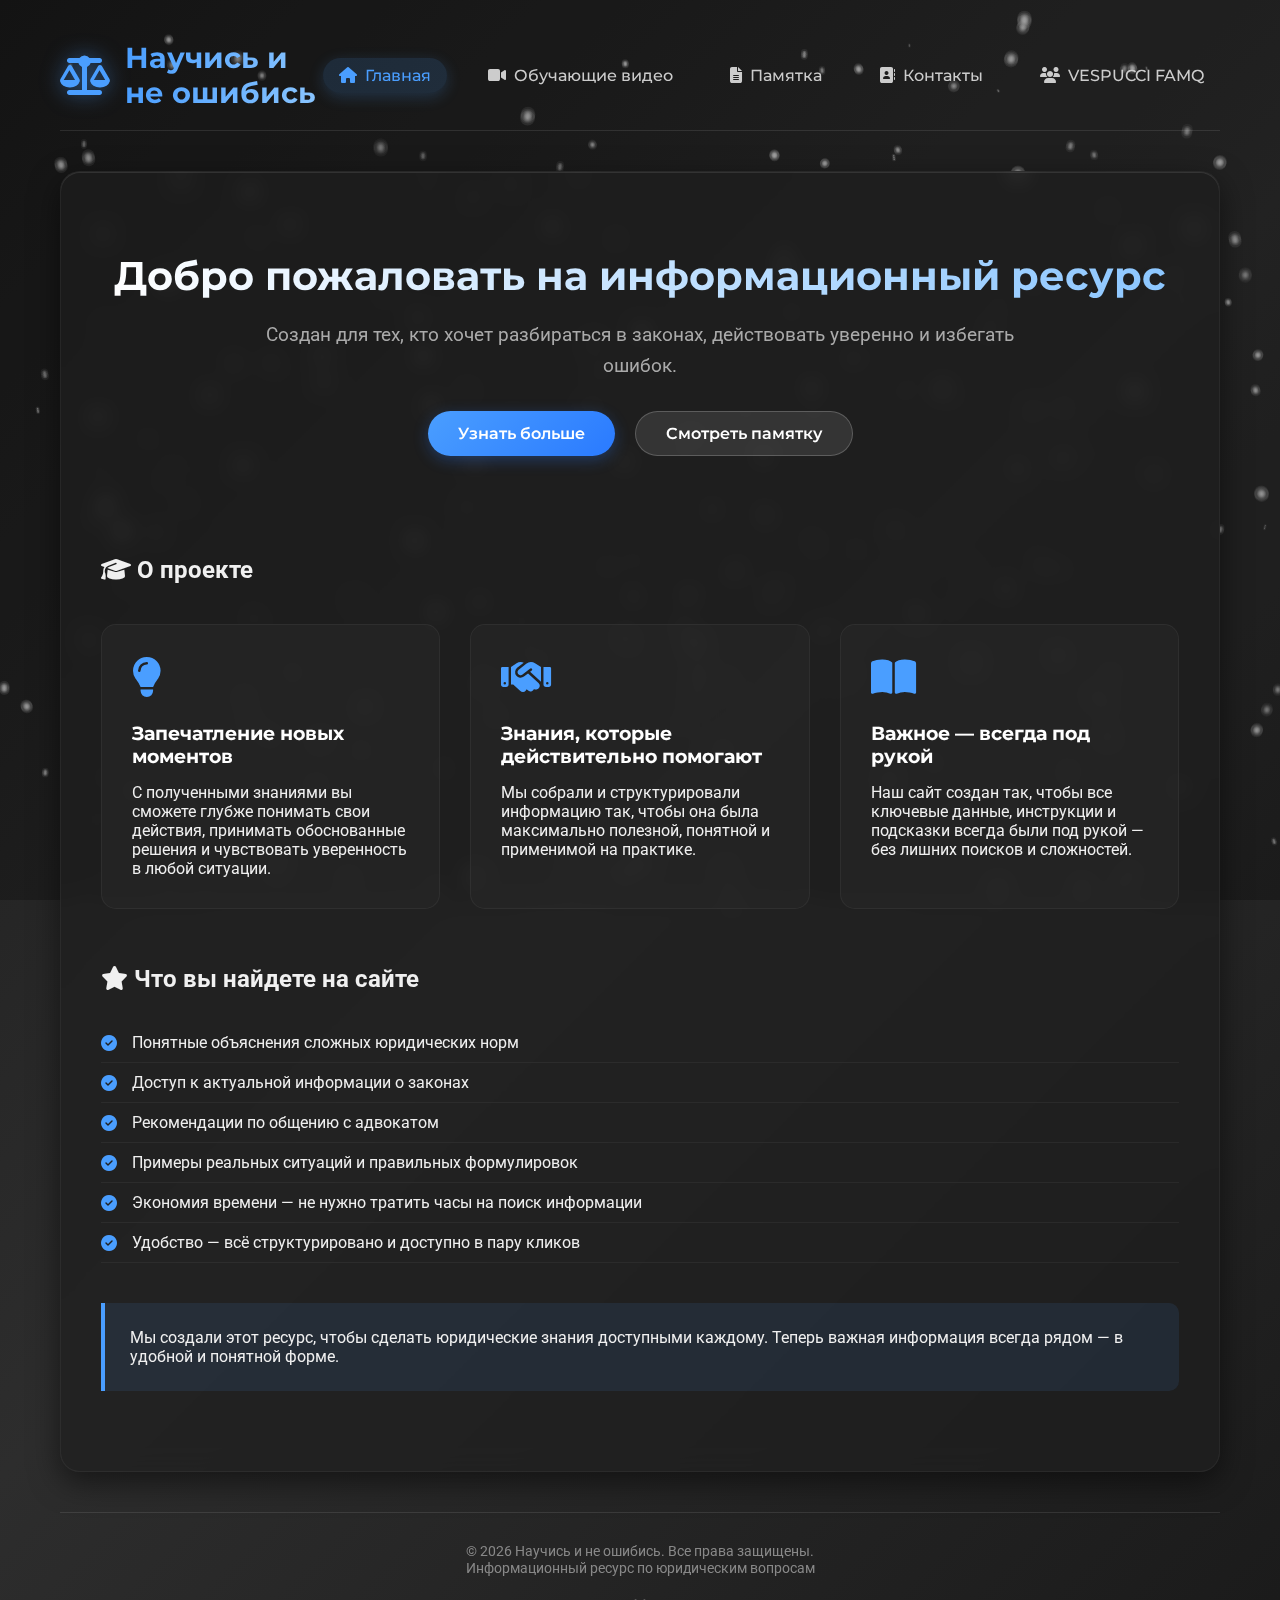
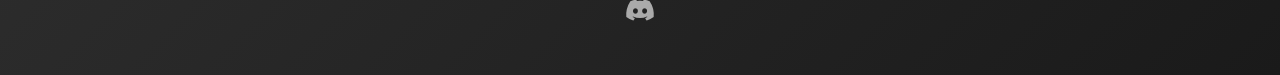
<file: index.html>
<!DOCTYPE html>
<html lang="ru">
<head>
    <meta charset="UTF-8">
    <meta name="viewport" content="width=device-width, initial-scale=1.0">
    <title>Главная - Научись и не ошибись</title>
    <link rel="stylesheet" href="css/style.css">
    <link rel="stylesheet" href="https://cdnjs.cloudflare.com/ajax/libs/font-awesome/6.4.0/css/all.min.css">
    <link href="https://fonts.googleapis.com/css2?family=Montserrat:wght@400;500;600;700&family=Roboto:wght@300;400;500&display=swap" rel="stylesheet">
</head>
<body>
    <canvas id="snow-canvas"></canvas>
    <canvas id="mouse-trail"></canvas>
    
    <div class="container">
        <header class="header">
            <div class="logo">
                <i class="fas fa-scale-balanced"></i>
                <h1>Научись и не ошибись</h1>
            </div>
            <nav class="nav">
                <a href="index.html" class="nav-link active"><i class="fas fa-home"></i> Главная</a>
                <a href="videos.html" class="nav-link"><i class="fas fa-video"></i> Обучающие видео</a>
                <a href="memo.html" class="nav-link"><i class="fas fa-file-alt"></i> Памятка</a>
                <a href="contacts.html" class="nav-link"><i class="fas fa-address-book"></i> Контакты</a>
                <a href="family.html" class="nav-link"><i class="fas fa-users"></i> VESPUCCI FAMQ</a>
            </nav>
            <button class="menu-toggle" id="menu-toggle">
                <i class="fas fa-bars"></i>
            </button>
        </header>

        <main class="main-content">
            <section class="hero">
                <div class="hero-content">
                    <h2>Добро пожаловать на информационный ресурс</h2>
                    <p class="subtitle">Создан для тех, кто хочет разбираться в законах, действовать уверенно и избегать ошибок.</p>
                    <div class="cta-buttons">
                        <a href="#about" class="btn btn-primary">Узнать больше</a>
                        <a href="memo.html" class="btn btn-secondary">Смотреть памятку</a>
                    </div>
                </div>
                <div class="hero-decoration">
                    <div class="decoration-circle"></div>
                    <div class="decoration-circle"></div>
                    <div class="decoration-circle"></div>
                </div>
            </section>

            <section class="about" id="about">
                <h2><i class="fas fa-graduation-cap"></i> О проекте</h2>
                <div class="about-grid">
                    <div class="about-card">
                        <div class="about-icon">
                            <i class="fas fa-lightbulb"></i>
                        </div>
                        <h3>Запечатление новых моментов</h3>
                        <p>С полученными знаниями вы сможете глубже понимать свои действия, принимать обоснованные решения и чувствовать уверенность в любой ситуации.</p>
                    </div>
                    
                    <div class="about-card">
                        <div class="about-icon">
                            <i class="fas fa-handshake"></i>
                        </div>
                        <h3>Знания, которые действительно помогают</h3>
                        <p>Мы собрали и структурировали информацию так, чтобы она была максимально полезной, понятной и применимой на практике.</p>
                    </div>
                    
                    <div class="about-card">
                        <div class="about-icon">
                            <i class="fas fa-book-open"></i>
                        </div>
                        <h3>Важное — всегда под рукой</h3>
                        <p>Наш сайт создан так, чтобы все ключевые данные, инструкции и подсказки всегда были под рукой — без лишних поисков и сложностей.</p>
                    </div>
                </div>
            </section>

            <section class="features">
                <h2><br></br><i class="fas fa-star"></i> Что вы найдете на сайте</h2>
                <ul class="features-list">
                    <li><i class="fas fa-check-circle"></i> Понятные объяснения сложных юридических норм</li>
                    <li><i class="fas fa-check-circle"></i> Доступ к актуальной информации о законах</li>
                    <li><i class="fas fa-check-circle"></i> Рекомендации по общению с адвокатом</li>
                    <li><i class="fas fa-check-circle"></i> Примеры реальных ситуаций и правильных формулировок</li>
                    <li><i class="fas fa-check-circle"></i> Экономия времени — не нужно тратить часы на поиск информации</li>
                    <li><i class="fas fa-check-circle"></i> Удобство — всё структурировано и доступно в пару кликов</li>
                </ul>
                
                <div class="quote">
                    <i class=""></i>
                    <p>Мы создали этот ресурс, чтобы сделать юридические знания доступными каждому. Теперь важная информация всегда рядом — в удобной и понятной форме.</p>
                </div>
            </section>
        </main>

        <footer class="footer">
            <p>© 2026 Научись и не ошибись. Все права защищены.</p>
            <p>Информационный ресурс по юридическим вопросам</p>
            <div class="social-links">
                <a href="https://discord.gg/uVrC2zAScy" target="_blank"><i class="fab fa-discord"></i></a>
            </div>
        </footer>
    </div>

    <script src="js/effects.js"></script>
    <script>
        // Мобильное меню
        document.getElementById('menu-toggle').addEventListener('click', function() {
            document.querySelector('.nav').classList.toggle('show');
        });
        
        // Подсветка активной страницы
        document.addEventListener('DOMContentLoaded', function() {
            const currentPage = window.location.pathname.split('/').pop();
            const navLinks = document.querySelectorAll('.nav-link');
            
            navLinks.forEach(link => {
                const linkPage = link.getAttribute('href');
                if (linkPage === currentPage || (currentPage === '' && linkPage === 'index.html')) {
                    link.classList.add('active');
                } else {
                    link.classList.remove('active');
                }
            });
        });
    </script>
</body>
</html>
</file>
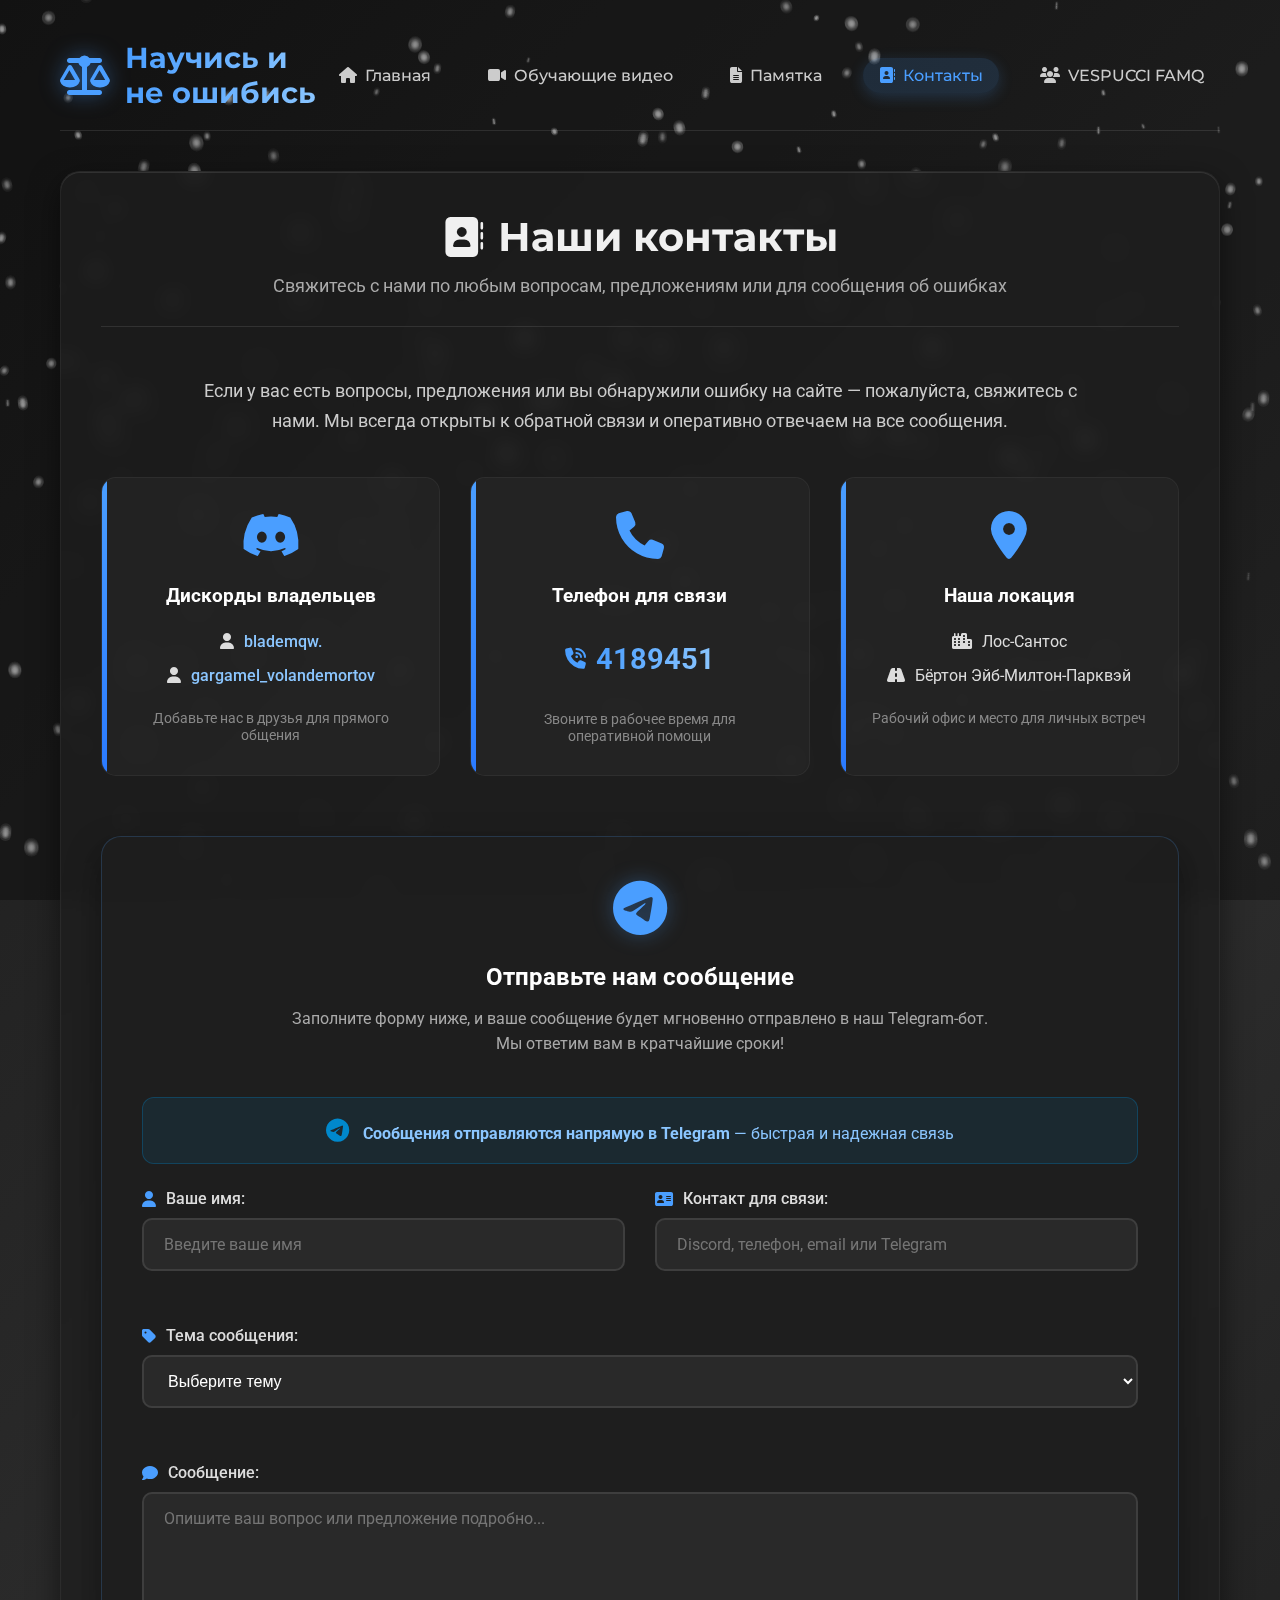
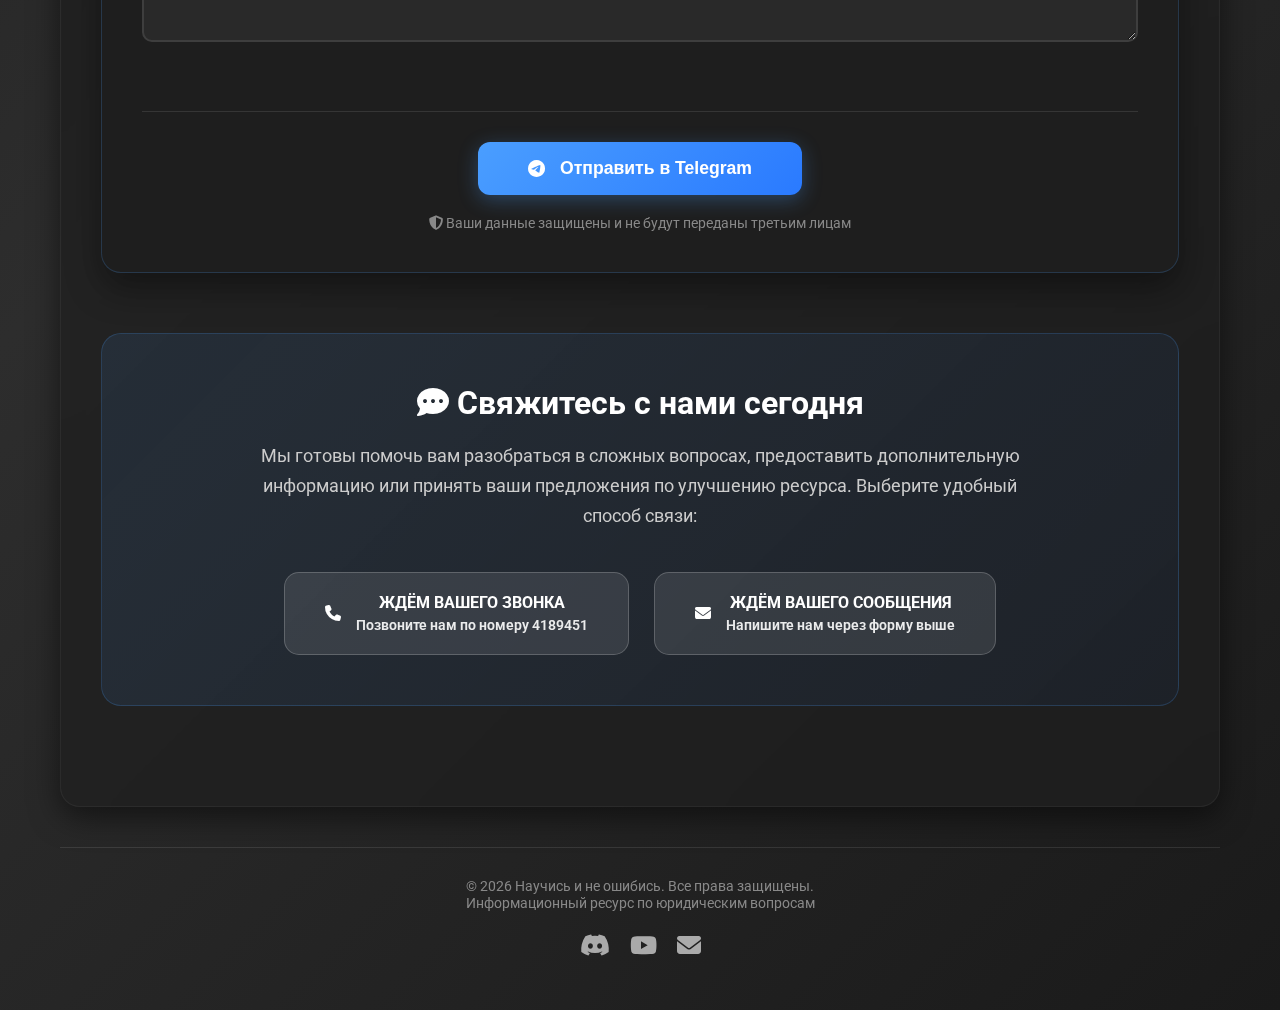
<file: contacts.html>
<!DOCTYPE html>
<html lang="ru">
<head>
    <meta charset="UTF-8">
    <meta name="viewport" content="width=device-width, initial-scale=1.0">
    <title>Контакты - Научись и не ошибись</title>
    <link rel="stylesheet" href="css/style.css">
    <link rel="stylesheet" href="https://cdnjs.cloudflare.com/ajax/libs/font-awesome/6.4.0/css/all.min.css">
    <link href="https://fonts.googleapis.com/css2?family=Montserrat:wght@400;500;600;700&family=Roboto:wght@300;400;500&display=swap" rel="stylesheet">
    <style>
        /* Специальные стили для страницы контактов */
        
        /* Контакты информация */
        .contacts-grid {
            display: grid;
            grid-template-columns: repeat(auto-fit, minmax(300px, 1fr));
            gap: 30px;
            margin: 40px 0;
        }
        
        .contact-card {
            background: rgba(40, 40, 40, 0.6);
            border-radius: 15px;
            padding: 30px;
            text-align: center;
            border: 1px solid rgba(255, 255, 255, 0.05);
            transition: all 0.3s ease;
            position: relative;
            overflow: hidden;
        }
        
        .contact-card:hover {
            transform: translateY(-5px);
            border-color: rgba(74, 158, 255, 0.2);
            box-shadow: 0 10px 25px rgba(0, 0, 0, 0.3);
        }
        
        .contact-card::before {
            content: '';
            position: absolute;
            top: 0;
            left: 0;
            width: 5px;
            height: 100%;
            background: linear-gradient(to bottom, #4a9eff, #2a7aff);
        }
        
        .contact-icon {
            font-size: 3rem;
            color: #4a9eff;
            margin-bottom: 20px;
        }
        
        .contact-details {
            margin: 25px 0;
        }
        
        .contact-item {
            display: flex;
            align-items: center;
            justify-content: center;
            gap: 10px;
            margin: 15px 0;
            color: #ddd;
        }
        
        .contact-item.highlight {
            font-size: 1.3rem;
            color: #4a9eff;
        }
        
        .phone-number {
            font-size: 1.8rem;
            font-weight: 700;
            background: linear-gradient(to right, #4a9eff, #8bc6ff);
            -webkit-background-clip: text;
            background-clip: text;
            color: transparent;
            margin: 10px 0;
        }
        
        .contact-note {
            color: #888;
            font-size: 0.9rem;
            margin-top: 15px;
        }
        
        /* Форма обратной связи */
        .contact-form-section {
            background: rgba(30, 30, 30, 0.8);
            border-radius: 20px;
            padding: 40px;
            margin: 60px 0;
            border: 1px solid rgba(74, 158, 255, 0.2);
            box-shadow: 0 15px 35px rgba(0, 0, 0, 0.4);
        }
        
        .form-header {
            text-align: center;
            margin-bottom: 40px;
        }
        
        .form-header-icon {
            font-size: 3.5rem;
            color: #4a9eff;
            margin-bottom: 20px;
            filter: drop-shadow(0 0 10px rgba(74, 158, 255, 0.3));
        }
        
        .form-grid {
            display: grid;
            grid-template-columns: 1fr 1fr;
            gap: 30px;
            margin-bottom: 30px;
        }
        
        .form-group {
            margin-bottom: 25px;
        }
        
        .form-group.full-width {
            grid-column: 1 / -1;
        }
        
        .form-label {
            display: block;
            margin-bottom: 10px;
            color: #ddd;
            font-weight: 500;
            display: flex;
            align-items: center;
            gap: 10px;
        }
        
        .form-label i {
            color: #4a9eff;
        }
        
        .form-input {
            width: 100%;
            padding: 15px 20px;
            background: rgba(255, 255, 255, 0.05);
            border: 2px solid rgba(255, 255, 255, 0.1);
            border-radius: 10px;
            color: #fff;
            font-size: 1rem;
            font-family: 'Roboto', sans-serif;
            transition: all 0.3s;
        }
        
        .form-input:focus {
            outline: none;
            border-color: #4a9eff;
            background: rgba(74, 158, 255, 0.05);
            box-shadow: 0 0 0 3px rgba(74, 158, 255, 0.1);
        }
        
        .form-textarea {
            width: 100%;
            padding: 15px 20px;
            background: rgba(255, 255, 255, 0.05);
            border: 2px solid rgba(255, 255, 255, 0.1);
            border-radius: 10px;
            color: #fff;
            font-size: 1rem;
            font-family: 'Roboto', sans-serif;
            min-height: 150px;
            resize: vertical;
            transition: all 0.3s;
        }
        
        .form-textarea:focus {
            outline: none;
            border-color: #4a9eff;
            background: rgba(74, 158, 255, 0.05);
            box-shadow: 0 0 0 3px rgba(74, 158, 255, 0.1);
        }
        
        .form-select {
            width: 100%;
            padding: 15px 20px;
            background: rgba(255, 255, 255, 0.05);
            border: 2px solid rgba(255, 255, 255, 0.1);
            border-radius: 10px;
            color: #fff;
            font-size: 1rem;
            cursor: pointer;
            transition: all 0.3s;
        }
        
        .form-select:focus {
            outline: none;
            border-color: #4a9eff;
            background: rgba(74, 158, 255, 0.05);
            box-shadow: 0 0 0 3px rgba(74, 158, 255, 0.1);
        }
        
        .form-select option {
            background: #2d2d2d;
            color: #fff;
        }
        
        .form-footer {
            text-align: center;
            margin-top: 40px;
            padding-top: 30px;
            border-top: 1px solid rgba(255, 255, 255, 0.1);
        }
        
        .submit-btn {
            padding: 16px 50px;
            background: linear-gradient(135deg, #4a9eff, #2a7aff);
            color: white;
            border: none;
            border-radius: 12px;
            font-size: 1.1rem;
            font-weight: 600;
            cursor: pointer;
            display: inline-flex;
            align-items: center;
            gap: 15px;
            transition: all 0.3s;
            box-shadow: 0 5px 20px rgba(74, 158, 255, 0.3);
        }
        
        .submit-btn:hover {
            transform: translateY(-3px);
            box-shadow: 0 8px 25px rgba(74, 158, 255, 0.4);
            background: linear-gradient(135deg, #5aa9ff, #3a8aff);
        }
        
        .submit-btn:disabled {
            opacity: 0.6;
            cursor: not-allowed;
            transform: none !important;
        }
        
        /* Сообщения формы */
        .form-message {
            padding: 20px;
            border-radius: 10px;
            margin: 20px 0;
            text-align: center;
            display: none;
        }
        
        .form-success {
            background: rgba(40, 167, 69, 0.15);
            border: 1px solid rgba(40, 167, 69, 0.3);
            color: #34ce57;
        }
        
        .form-error {
            background: rgba(220, 53, 69, 0.15);
            border: 1px solid rgba(220, 53, 69, 0.3);
            color: #e4606d;
        }
        
        .telegram-info {
            background: rgba(0, 136, 204, 0.1);
            border: 1px solid rgba(0, 136, 204, 0.3);
            border-radius: 12px;
            padding: 20px;
            margin: 25px 0;
            text-align: center;
        }
        
        .telegram-info i {
            color: #0088cc;
            font-size: 1.5rem;
            margin-right: 10px;
        }
        
        /* Призыв к действию */
        .cta-section {
            background: linear-gradient(135deg, rgba(74, 158, 255, 0.1), rgba(42, 122, 255, 0.05));
            border-radius: 20px;
            padding: 50px;
            margin: 60px 0;
            text-align: center;
            border: 1px solid rgba(74, 158, 255, 0.2);
        }
        
        .cta-buttons {
            display: flex;
            gap: 25px;
            justify-content: center;
            margin-top: 40px;
            flex-wrap: wrap;
        }
        
        .cta-button {
            padding: 20px 40px;
            border-radius: 15px;
            text-decoration: none;
            font-weight: 600;
            display: flex;
            align-items: center;
            gap: 15px;
            transition: all 0.3s;
            min-width: 250px;
            justify-content: center;
        }
        
        .cta-button-primary {
            background: linear-gradient(135deg, #4a9eff, #2a7aff);
            color: white;
            box-shadow: 0 5px 20px rgba(42, 122, 255, 0.3);
        }
        
        .cta-button-primary:hover {
            transform: translateY(-5px);
            box-shadow: 0 10px 30px rgba(42, 122, 255, 0.4);
        }
        
        .cta-button-secondary {
            background: rgba(255, 255, 255, 0.1);
            color: #fff;
            border: 1px solid rgba(255, 255, 255, 0.2);
        }
        
        .cta-button-secondary:hover {
            background: rgba(255, 255, 255, 0.15);
            transform: translateY(-5px);
        }
        
        /* Анимации */
        @keyframes slideIn {
            from { opacity: 0; transform: translateY(30px); }
            to { opacity: 1; transform: translateY(0); }
        }
        
        .animate-slide-in {
            animation: slideIn 0.6s ease-out;
        }
        
        /* Мобильная адаптация */
        @media (max-width: 992px) {
            .form-grid {
                grid-template-columns: 1fr;
                gap: 20px;
            }
            
            .cta-buttons {
                flex-direction: column;
                align-items: center;
            }
            
            .cta-button {
                width: 100%;
                max-width: 400px;
            }
        }
        
        @media (max-width: 768px) {
            .contact-form-section {
                padding: 30px 20px;
            }
            
            .form-header h2 {
                font-size: 1.8rem;
            }
            
            .contact-card {
                padding: 25px 20px;
            }
            
            .phone-number {
                font-size: 1.5rem;
            }
            
            .cta-section {
                padding: 40px 20px;
            }
        }
        
        @media (max-width: 480px) {
            .contact-icon {
                font-size: 2.5rem;
            }
            
            .submit-btn {
                width: 100%;
                justify-content: center;
            }
            
            .cta-button {
                min-width: 100%;
                padding: 18px 25px;
            }
        }
    </style>
</head>
<body>
    <canvas id="snow-canvas"></canvas>
    <canvas id="mouse-trail"></canvas>
    
    <div class="container">
        <header class="header">
            <div class="logo">
                <i class="fas fa-scale-balanced"></i>
                <h1>Научись и не ошибись</h1>
            </div>
            <nav class="nav">
                <a href="index.html" class="nav-link"><i class="fas fa-home"></i> Главная</a>
                <a href="videos.html" class="nav-link"><i class="fas fa-video"></i> Обучающие видео</a>
                <a href="memo.html" class="nav-link"><i class="fas fa-file-alt"></i> Памятка</a>
                <a href="contacts.html" class="nav-link active"><i class="fas fa-address-book"></i> Контакты</a>
                <a href="family.html" class="nav-link"><i class="fas fa-users"></i> VESPUCCI FAMQ</a>
            </nav>
            <button class="menu-toggle" id="menu-toggle">
                <i class="fas fa-bars"></i>
            </button>
        </header>

        <main class="main-content">
            <section class="page-header">
                <h1><i class="fas fa-address-book"></i> Наши контакты</h1>
                <p class="page-subtitle">Свяжитесь с нами по любым вопросам, предложениям или для сообщения об ошибках</p>
            </section>

            <!-- Контактная информация -->
            <section class="contacts-content animate-slide-in">
                <div class="contacts-intro">
                    <p style="font-size: 1.1rem; line-height: 1.7; color: #ccc; text-align: center; max-width: 900px; margin: 0 auto 40px;">
                        Если у вас есть вопросы, предложения или вы обнаружили ошибку на сайте — пожалуйста, свяжитесь с нами. 
                        Мы всегда открыты к обратной связи и оперативно отвечаем на все сообщения.
                    </p>
                </div>
                
                <div class="contacts-grid">
                    <div class="contact-card">
                        <div class="contact-icon">
                            <i class="fab fa-discord"></i>
                        </div>
                        <h3 style="color: #fff; margin-bottom: 20px;">Дискорды владельцев</h3>
                        <div class="contact-details">
                            <div class="contact-item">
                                <i class="fas fa-user"></i>
                                <span style="color: #8bc6ff; font-weight: 500;">blademqw.</span>
                            </div>
                            <div class="contact-item">
                                <i class="fas fa-user"></i>
                                <span style="color: #8bc6ff; font-weight: 500;">gargamel_volandemortov</span>
                            </div>
                        </div>
                        <p class="contact-note">Добавьте нас в друзья для прямого общения</p>
                    </div>
                    
                    <div class="contact-card">
                        <div class="contact-icon">
                            <i class="fas fa-phone"></i>
                        </div>
                        <h3 style="color: #fff; margin-bottom: 20px;">Телефон для связи</h3>
                        <div class="contact-details">
                            <div class="contact-item highlight">
                                <i class="fas fa-phone-volume"></i>
                                <div class="phone-number">4189451</div>
                            </div>
                        </div>
                        <p class="contact-note">Звоните в рабочее время для оперативной помощи</p>
                    </div>
                    
                    <div class="contact-card">
                        <div class="contact-icon">
                            <i class="fas fa-map-marker-alt"></i>
                        </div>
                        <h3 style="color: #fff; margin-bottom: 20px;">Наша локация</h3>
                        <div class="contact-details">
                            <div class="contact-item">
                                <i class="fas fa-city"></i>
                                <span>Лос-Сантос</span>
                            </div>
                            <div class="contact-item">
                                <i class="fas fa-road"></i>
                                <span>Бёртон Эйб-Милтон-Парквэй</span>
                            </div>
                        </div>
                        <p class="contact-note">Рабочий офис и место для личных встреч</p>
                    </div>
                </div>
            </section>

            <!-- Форма обратной связи -->
            <section class="contact-form-section animate-slide-in">
                <div class="form-header">
                    <div class="form-header-icon">
                        <i class="fab fa-telegram"></i>
                    </div>
                    <h2 style="color: #fff; margin-bottom: 15px;">Отправьте нам сообщение</h2>
                    <p style="color: #aaa; max-width: 700px; margin: 0 auto; line-height: 1.6;">
                        Заполните форму ниже, и ваше сообщение будет мгновенно отправлено в наш Telegram-бот. 
                        Мы ответим вам в кратчайшие сроки!
                    </p>
                </div>
                
                <div class="telegram-info">
                    <p style="margin: 0; color: #8bc6ff;">
                        <i class="fab fa-telegram"></i>
                        <strong>Сообщения отправляются напрямую в Telegram</strong> — быстрая и надежная связь
                    </p>
                </div>
                
                <!-- Сообщения формы -->
                <div class="form-message" id="form-success">
                    <i class="fas fa-check-circle" style="font-size: 2rem; margin-bottom: 15px; display: block;"></i>
                    <h3 style="margin-bottom: 10px;">Сообщение успешно отправлено!</h3>
                    <p style="margin: 0;">Мы получили ваше сообщение и свяжемся с вами в ближайшее время.</p>
                </div>
                
                <div class="form-message" id="form-error">
                    <i class="fas fa-exclamation-triangle" style="font-size: 2rem; margin-bottom: 15px; display: block;"></i>
                    <h3 style="margin-bottom: 10px;">Ошибка отправки</h3>
                    <p style="margin: 0;" id="error-text">Пожалуйста, попробуйте еще раз или свяжитесь с нами другим способом.</p>
                </div>
                
                <!-- Форма -->
                <form id="contact-form">
                    <div class="form-grid">
                        <div class="form-group">
                            <label for="name" class="form-label">
                                <i class="fas fa-user"></i> Ваше имя:
                            </label>
                            <input type="text" id="name" class="form-input" placeholder="Введите ваше имя" required>
                        </div>
                        
                        <div class="form-group">
                            <label for="contact" class="form-label">
                                <i class="fas fa-address-card"></i> Контакт для связи:
                            </label>
                            <input type="text" id="contact" class="form-input" 
                                   placeholder="Discord, телефон, email или Telegram" 
                                   required>
                        </div>
                        
                        <div class="form-group full-width">
                            <label for="subject" class="form-label">
                                <i class="fas fa-tag"></i> Тема сообщения:
                            </label>
                            <select id="subject" class="form-select" required>
                                <option value="" disabled selected>Выберите тему</option>
                                <option value="Вопрос по сайту">Вопрос по сайту</option>
                                <option value="Предложение по улучшению">Предложение по улучшению</option>
                                <option value="Сообщение об ошибке">Сообщение об ошибке</option>
                                <option value="Вопрос по памятке">Вопрос по памятке</option>
                                <option value="Другое">Другое</option>
                            </select>
                        </div>
                        
                        <div class="form-group full-width">
                            <label for="message" class="form-label">
                                <i class="fas fa-comment"></i> Сообщение:
                            </label>
                            <textarea id="message" class="form-textarea" 
                                      placeholder="Опишите ваш вопрос или предложение подробно..." 
                                      required></textarea>
                        </div>
                    </div>
                    
                    <div class="form-footer">
                        <button type="submit" class="submit-btn" id="submit-btn">
                            <i class="fab fa-telegram"></i> Отправить в Telegram
                        </button>
                        <p style="color: #888; margin-top: 20px; font-size: 0.9rem;">
                            <i class="fas fa-shield-alt"></i> Ваши данные защищены и не будут переданы третьим лицам
                        </p>
                    </div>
                </form>
            </section>

            <!-- Призыв к действию -->
            <section class="cta-section animate-slide-in">
                <h2 style="color: #fff; margin-bottom: 20px; font-size: 2rem;">
                    <i class="fas fa-comment-dots"></i> Свяжитесь с нами сегодня
                </h2>
                <p style="color: #ccc; max-width: 800px; margin: 0 auto 30px; line-height: 1.7; font-size: 1.1rem;">
                    Мы готовы помочь вам разобраться в сложных вопросах, предоставить дополнительную информацию 
                    или принять ваши предложения по улучшению ресурса. Выберите удобный способ связи:
                </p>
                
                <div class="cta-buttons">
                    <div class="cta-button cta-button-secondary">
                        <i class="fas fa-phone"></i>
                        <div>
                            <h4 style="margin: 0 0 5px 0;">ЖДЁМ ВАШЕГО ЗВОНКА</h4>
                            <p style="margin: 0; font-size: 0.9rem; opacity: 0.9;">Позвоните нам по номеру 4189451</p>
                        </div>
                    </div>
                    
                    <div class="cta-button cta-button-secondary">
                        <i class="fas fa-envelope"></i>
                        <div>
                            <h4 style="margin: 0 0 5px 0;">ЖДЁМ ВАШЕГО СООБЩЕНИЯ</h4>
                            <p style="margin: 0; font-size: 0.9rem; opacity: 0.9;">Напишите нам через форму выше</p>
                        </div>
                    </div>
                </div>
            </section>
        </main>

        <footer class="footer">
            <p>© 2026 Научись и не ошибись. Все права защищены.</p>
            <p>Информационный ресурс по юридическим вопросам</p>
            <div class="social-links">
                <a href="#"><i class="fab fa-discord"></i></a>
                <a href="#"><i class="fab fa-youtube"></i></a>
                <a href="#"><i class="fas fa-envelope"></i></a>
            </div>
        </footer>
    </div>

    <script src="js/effects.js"></script>
    <script>
        // Мобильное меню
        document.getElementById('menu-toggle').addEventListener('click', function() {
            document.querySelector('.nav').classList.toggle('show');
        });
        
        // Настройки Telegram бота
        const TELEGRAM_BOT_TOKEN = '8402821027:AAEZQLOqFRIcoUsMDmzaEuJzENACrjSaSQ0'; // Замените на реальный токен
        const TELEGRAM_CHAT_ID = '1675531783'; // Замените на реальный Chat ID
        
        // Элементы формы
        const contactForm = document.getElementById('contact-form');
        const submitBtn = document.getElementById('submit-btn');
        const formSuccess = document.getElementById('form-success');
        const formError = document.getElementById('form-error');
        const errorText = document.getElementById('error-text');
        
        // Функция для отправки сообщения в Telegram
        async function sendToTelegram(formData) {
            try {
                // Форматируем сообщение для Telegram
                const message = `
📨 *НОВОЕ СООБЩЕНИЕ С САЙТА*
                
👤 *Имя:* ${formData.name}
📞 *Контакт:* ${formData.contact}
🏷️ *Тема:* ${formData.subject}
📝 *Сообщение:*
${formData.message}
                
⏰ *Время отправки:* ${new Date().toLocaleString('ru-RU')}
                `;
                
                // Отправляем сообщение в Telegram
                const response = await fetch(`https://api.telegram.org/bot${TELEGRAM_BOT_TOKEN}/sendMessage`, {
                    method: 'POST',
                    headers: {
                        'Content-Type': 'application/json',
                    },
                    body: JSON.stringify({
                        chat_id: TELEGRAM_CHAT_ID,
                        text: message,
                        parse_mode: 'Markdown',
                        disable_notification: false
                    })
                });
                
                const data = await response.json();
                
                if (data.ok) {
                    return { success: true, message: 'Сообщение успешно отправлено!' };
                } else {
                    return { 
                        success: false, 
                        message: `Ошибка Telegram API: ${data.description || 'Неизвестная ошибка'}` 
                    };
                }
            } catch (error) {
                console.error('Ошибка отправки в Telegram:', error);
                return { 
                    success: false, 
                    message: `Ошибка сети: ${error.message}` 
                };
            }
        }
        
        // Обработчик отправки формы
        contactForm.addEventListener('submit', async function(e) {
            e.preventDefault();
            
            // Собираем данные формы
            const formData = {
                name: document.getElementById('name').value.trim(),
                contact: document.getElementById('contact').value.trim(),
                subject: document.getElementById('subject').value,
                message: document.getElementById('message').value.trim(),
                timestamp: new Date().toISOString()
            };
            
            // Проверяем заполнение
            if (!formData.name || !formData.contact || !formData.subject || !formData.message) {
                showError('Пожалуйста, заполните все обязательные поля');
                return;
            }
            
            // Показываем загрузку
            submitBtn.disabled = true;
            submitBtn.innerHTML = '<i class="fas fa-spinner fa-spin"></i> Отправка...';
            
            // Скрываем предыдущие сообщения
            hideMessages();
            
            try {
                // Отправляем в Telegram
                const result = await sendToTelegram(formData);
                
                if (result.success) {
                    // Показываем успех
                    showSuccess();
                    
                    // Очищаем форму
                    contactForm.reset();
                    
                    // Сохраняем в localStorage (опционально)
                    saveToLocalStorage(formData);
                } else {
                    // Показываем ошибку
                    showError(result.message);
                }
            } catch (error) {
                console.error('Ошибка обработки формы:', error);
                showError('Произошла ошибка при отправке. Пожалуйста, попробуйте еще раз.');
            } finally {
                // Восстанавливаем кнопку
                submitBtn.disabled = false;
                submitBtn.innerHTML = '<i class="fab fa-telegram"></i> Отправить в Telegram';
            }
        });
        
        // Функция показа успешного сообщения
        function showSuccess() {
            formSuccess.style.display = 'block';
            formSuccess.classList.add('form-success');
            
            // Прячем через 5 секунд
            setTimeout(() => {
                formSuccess.style.display = 'none';
            }, 5000);
        }
        
        // Функция показа ошибки
        function showError(message) {
            errorText.textContent = message;
            formError.style.display = 'block';
            formError.classList.add('form-error');
            
            // Прячем через 5 секунд
            setTimeout(() => {
                formError.style.display = 'none';
            }, 5000);
        }
        
        // Функция скрытия всех сообщений
        function hideMessages() {
            formSuccess.style.display = 'none';
            formError.style.display = 'none';
        }
        
        // Сохранение в localStorage (для истории)
        function saveToLocalStorage(formData) {
            try {
                // Получаем существующие сообщения
                const messages = JSON.parse(localStorage.getItem('contactMessages') || '[]');
                
                // Добавляем новое сообщение
                messages.push({
                    ...formData,
                    id: Date.now(),
                    status: 'sent'
                });
                
                // Сохраняем (максимум 50 сообщений)
                if (messages.length > 50) {
                    messages.shift(); // Удаляем самое старое
                }
                
                localStorage.setItem('contactMessages', JSON.stringify(messages));
            } catch (error) {
                console.error('Ошибка сохранения в localStorage:', error);
            }
        }
        
        // Анимация появления элементов
        document.addEventListener('DOMContentLoaded', function() {
            const observerOptions = {
                threshold: 0.1,
                rootMargin: '0px 0px -50px 0px'
            };
            
            const observer = new IntersectionObserver(function(entries) {
                entries.forEach(entry => {
                    if (entry.isIntersecting) {
                        entry.target.classList.add('animate-slide-in');
                    }
                });
            }, observerOptions);
            
            // Наблюдаем за всеми секциями
            document.querySelectorAll('.contacts-content, .contact-form-section, .cta-section').forEach(section => {
                observer.observe(section);
            });
        });
        
        // Валидация формы в реальном времени
        document.querySelectorAll('.form-input, .form-textarea, .form-select').forEach(input => {
            input.addEventListener('input', function() {
                if (this.value.trim()) {
                    this.style.borderColor = 'rgba(74, 158, 255, 0.5)';
                } else {
                    this.style.borderColor = 'rgba(255, 255, 255, 0.1)';
                }
            });
        });
    </script>
</body>

</html>
</file>
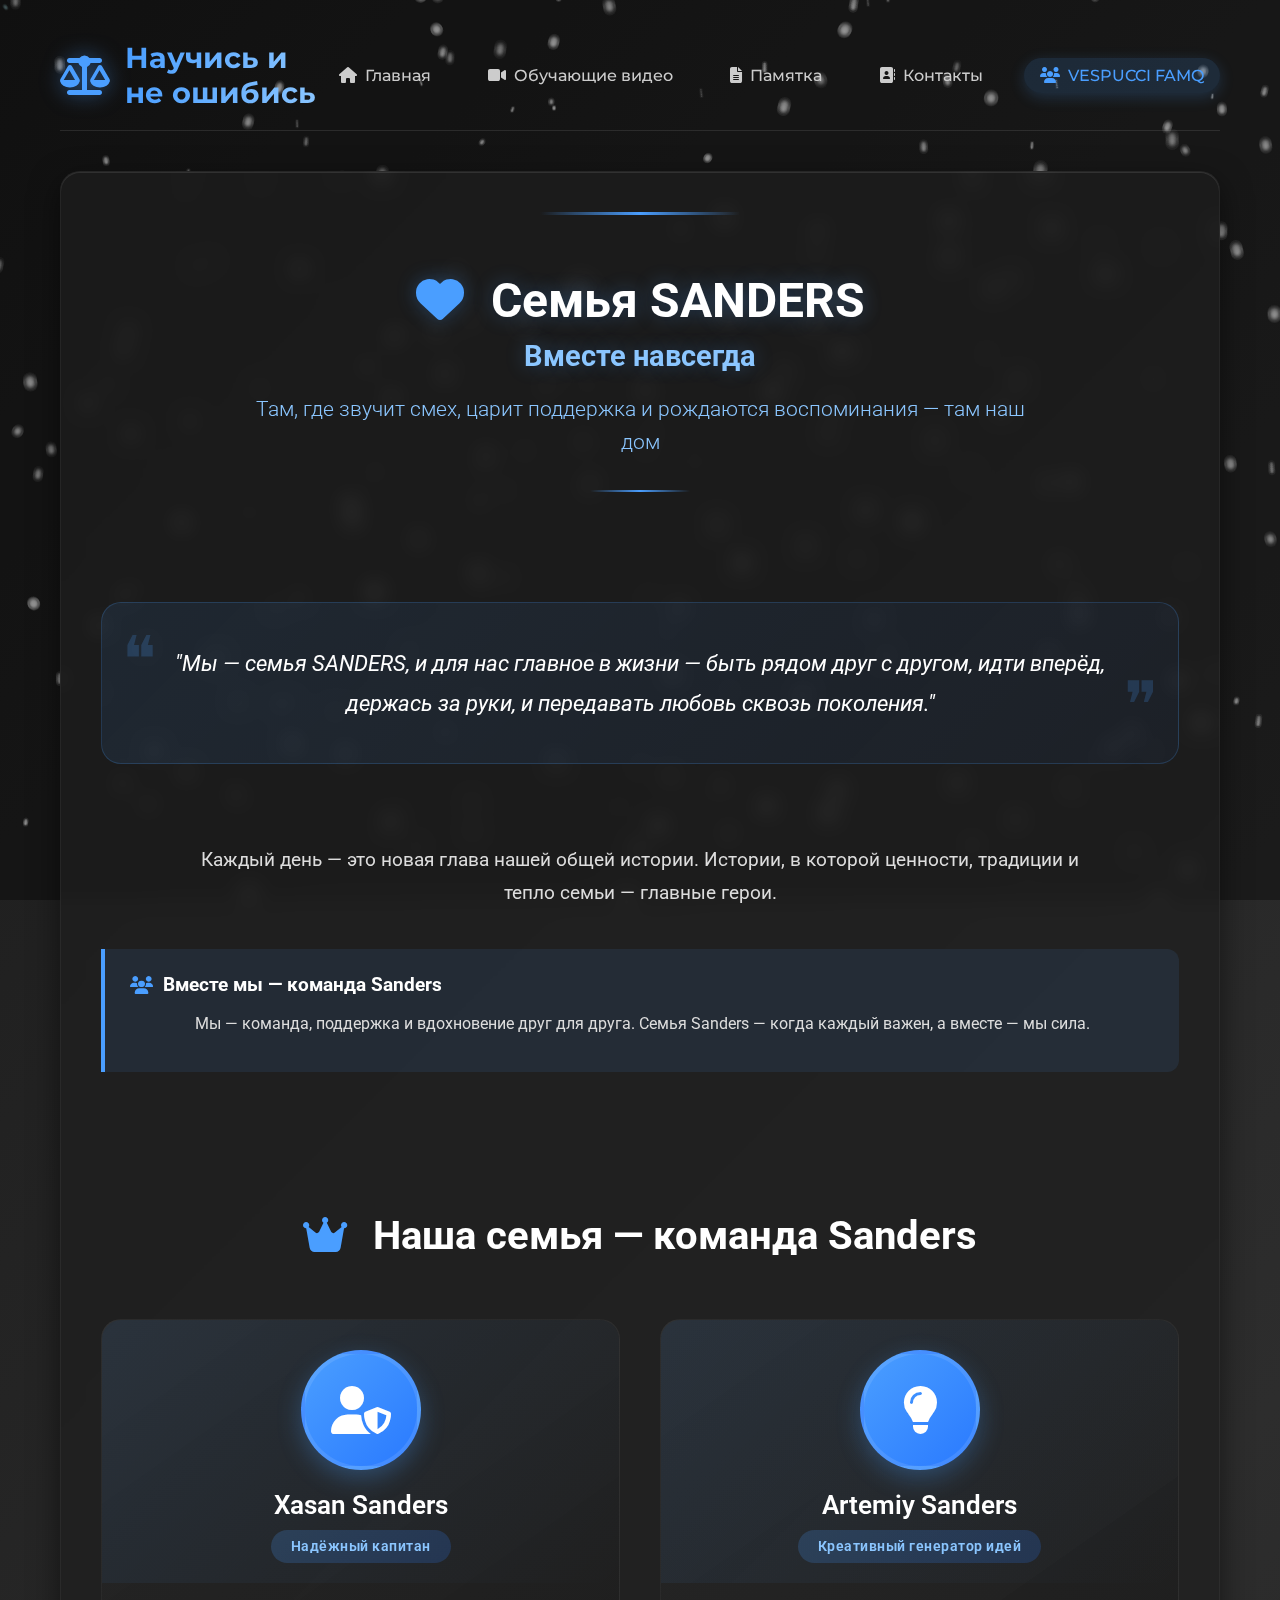
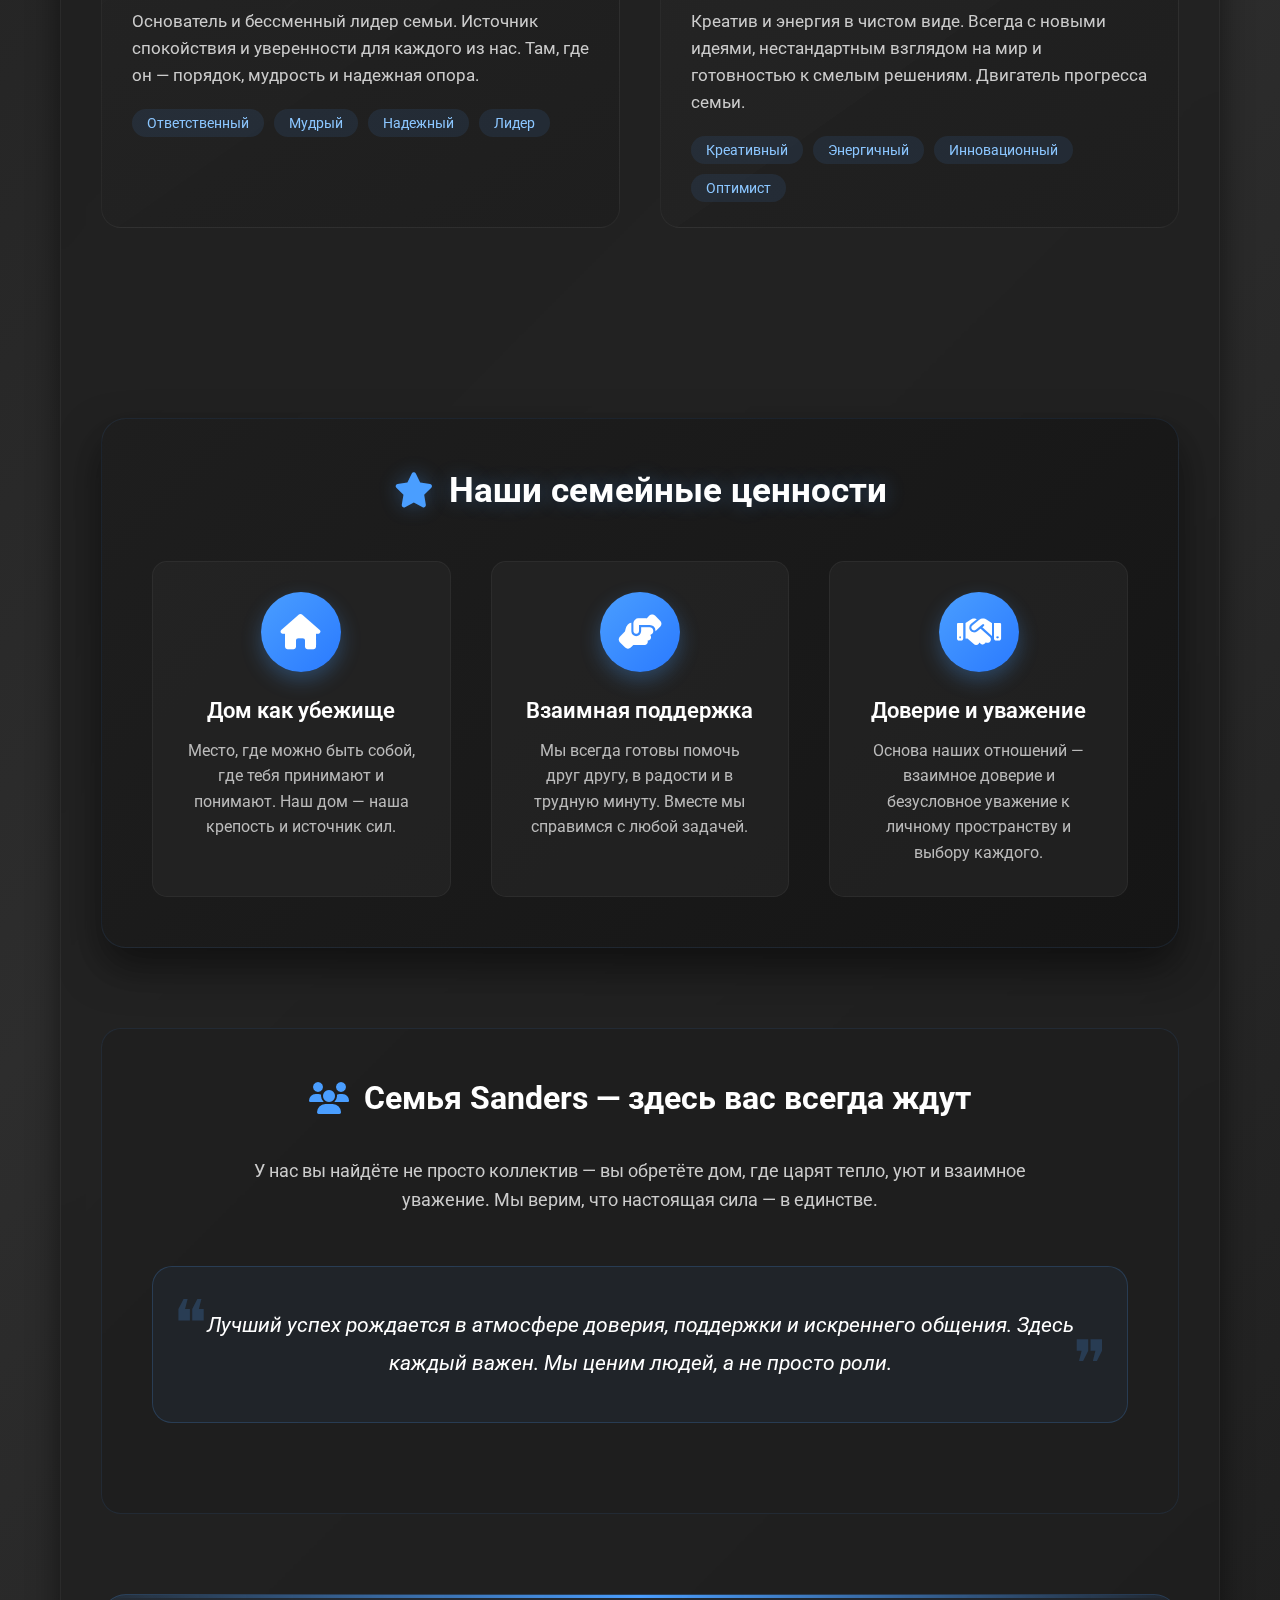
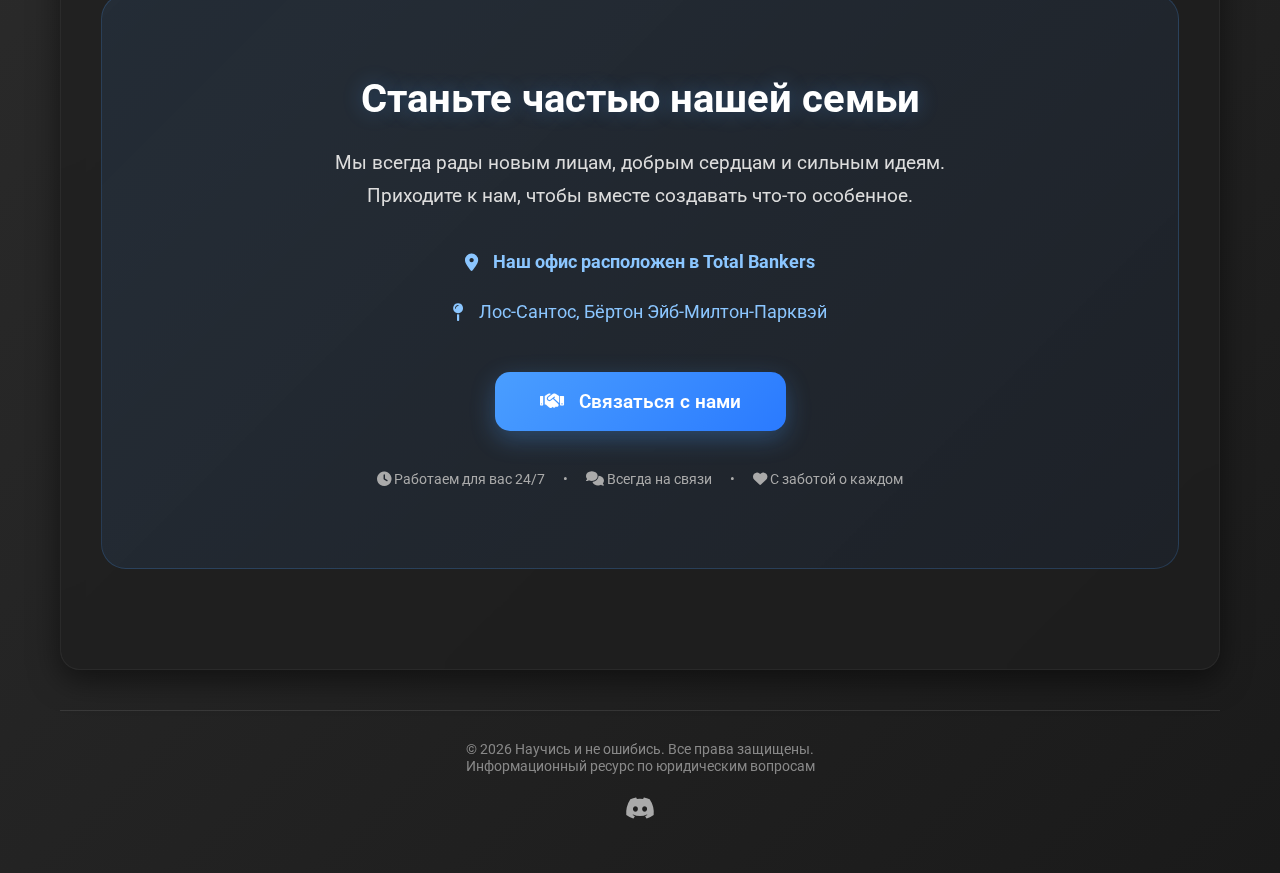
<file: family.html>
<!DOCTYPE html>
<html lang="ru">
<head>
    <meta charset="UTF-8">
    <meta name="viewport" content="width=device-width, initial-scale=1.0">
    <title>VESPUCCI FAMQ - Научись и не ошибись</title>
    <link rel="stylesheet" href="css/style.css">
    <link rel="stylesheet" href="https://cdnjs.cloudflare.com/ajax/libs/font-awesome/6.4.0/css/all.min.css">
    <link href="https://fonts.googleapis.com/css2?family=Montserrat:wght@400;500;600;700&family=Roboto:wght@300;400;500&display=swap" rel="stylesheet">
    <style>
        /* Специальные стили для страницы семьи */
        
        /* Герой-секция */
        .family-hero {
            text-align: center;
            padding: 60px 0 40px;
            margin-bottom: 40px;
            position: relative;
        }
        
        .family-hero::before {
            content: '';
            position: absolute;
            top: 0;
            left: 50%;
            transform: translateX(-50%);
            width: 200px;
            height: 3px;
            background: linear-gradient(to right, transparent, #4a9eff, transparent);
        }
        
        .family-title {
            font-size: 3rem;
            color: #fff;
            margin-bottom: 20px;
            font-weight: 700;
            text-shadow: 0 2px 10px rgba(0, 0, 0, 0.5);
        }
        
        .family-subtitle {
            font-size: 1.3rem;
            color: #8bc6ff;
            max-width: 800px;
            margin: 0 auto 30px;
            line-height: 1.6;
            font-weight: 300;
        }
        
        /* Цитата */
        .family-quote {
            background: linear-gradient(135deg, rgba(74, 158, 255, 0.1), rgba(42, 122, 255, 0.05));
            border-radius: 20px;
            padding: 40px;
            margin: 40px 0;
            border: 1px solid rgba(74, 158, 255, 0.2);
            position: relative;
            overflow: hidden;
        }
        
        .family-quote::before {
            content: '❝';
            position: absolute;
            top: 20px;
            left: 20px;
            font-size: 4rem;
            color: rgba(74, 158, 255, 0.2);
            font-family: serif;
        }
        
        .family-quote::after {
            content: '❞';
            position: absolute;
            bottom: 20px;
            right: 20px;
            font-size: 4rem;
            color: rgba(74, 158, 255, 0.2);
            font-family: serif;
        }
        
        .quote-text {
            font-size: 1.4rem;
            line-height: 1.8;
            color: #fff;
            text-align: center;
            font-style: italic;
            position: relative;
            z-index: 2;
        }
        
        /* Вступление */
        .family-intro {
            text-align: center;
            padding: 40px 0;
            margin-bottom: 60px;
        }
        
        .intro-text {
            font-size: 1.2rem;
            line-height: 1.7;
            color: #ddd;
            max-width: 900px;
            margin: 0 auto 30px;
        }
        
        /* Члены семьи */
        .family-members-section {
            margin: 60px 0;
        }
        
        .members-grid {
            display: grid;
            grid-template-columns: repeat(auto-fit, minmax(350px, 1fr));
            gap: 40px;
            margin-top: 50px;
        }
        
        .member-card {
            background: linear-gradient(145deg, rgba(40, 40, 40, 0.8), rgba(30, 30, 30, 0.9));
            border-radius: 20px;
            overflow: hidden;
            border: 1px solid rgba(255, 255, 255, 0.05);
            transition: all 0.4s ease;
            position: relative;
        }
        
        .member-card:hover {
            transform: translateY(-10px);
            border-color: rgba(74, 158, 255, 0.3);
            box-shadow: 0 15px 35px rgba(0, 0, 0, 0.4);
        }
        
        .member-header {
            padding: 30px 30px 20px;
            text-align: center;
            background: linear-gradient(135deg, rgba(74, 158, 255, 0.1), transparent);
            position: relative;
        }
        
        .member-avatar {
            width: 120px;
            height: 120px;
            border-radius: 50%;
            background: linear-gradient(135deg, #4a9eff, #2a7aff);
            margin: 0 auto 20px;
            display: flex;
            align-items: center;
            justify-content: center;
            font-size: 3rem;
            color: white;
            box-shadow: 0 8px 25px rgba(74, 158, 255, 0.3);
            border: 4px solid rgba(255, 255, 255, 0.1);
        }
        
        .member-name {
            color: #fff;
            font-size: 1.6rem;
            margin-bottom: 10px;
            font-weight: 600;
        }
        
        .member-role {
            display: inline-block;
            background: linear-gradient(135deg, rgba(74, 158, 255, 0.2), rgba(42, 122, 255, 0.2));
            color: #8bc6ff;
            padding: 8px 20px;
            border-radius: 20px;
            font-weight: 600;
            font-size: 0.9rem;
            letter-spacing: 0.5px;
        }
        
        .member-content {
            padding: 25px 30px;
        }
        
        .member-description {
            color: #ccc;
            line-height: 1.6;
            margin-bottom: 20px;
            font-size: 1.05rem;
        }
        
        .member-traits {
            display: flex;
            flex-wrap: wrap;
            gap: 10px;
            margin-top: 20px;
        }
        
        .trait {
            padding: 6px 15px;
            background: rgba(74, 158, 255, 0.1);
            border-radius: 15px;
            font-size: 0.85rem;
            color: #8bc6ff;
        }
        
        /* Значения семьи */
        .family-values {
            background: linear-gradient(135deg, rgba(30, 30, 30, 0.9), rgba(20, 20, 20, 0.9));
            border-radius: 25px;
            padding: 50px;
            margin: 80px 0;
            border: 1px solid rgba(74, 158, 255, 0.1);
            box-shadow: 0 20px 40px rgba(0, 0, 0, 0.5);
        }
        
        .values-title {
            text-align: center;
            color: #fff;
            font-size: 2.2rem;
            margin-bottom: 50px;
            display: flex;
            align-items: center;
            justify-content: center;
            gap: 15px;
        }
        
        .values-grid {
            display: grid;
            grid-template-columns: repeat(auto-fit, minmax(280px, 1fr));
            gap: 40px;
        }
        
        .value-card {
            text-align: center;
            padding: 30px;
            background: rgba(40, 40, 40, 0.6);
            border-radius: 15px;
            border: 1px solid rgba(255, 255, 255, 0.05);
            transition: all 0.3s;
        }
        
        .value-card:hover {
            background: rgba(50, 50, 50, 0.8);
            border-color: rgba(74, 158, 255, 0.2);
            transform: translateY(-5px);
        }
        
        .value-icon {
            width: 80px;
            height: 80px;
            background: linear-gradient(135deg, #4a9eff, #2a7aff);
            border-radius: 50%;
            display: flex;
            align-items: center;
            justify-content: center;
            margin: 0 auto 25px;
            font-size: 2.2rem;
            color: white;
            box-shadow: 0 8px 20px rgba(74, 158, 255, 0.3);
        }
        
        .value-title {
            color: #fff;
            font-size: 1.4rem;
            margin-bottom: 15px;
            font-weight: 600;
        }
        
        .value-description {
            color: #bbb;
            line-height: 1.6;
            font-size: 1rem;
        }
        
        /* Призыв присоединиться */
        .join-section {
            text-align: center;
            padding: 80px 40px;
            margin: 80px 0 60px;
            background: linear-gradient(135deg, rgba(74, 158, 255, 0.1), rgba(42, 122, 255, 0.05));
            border-radius: 25px;
            border: 1px solid rgba(74, 158, 255, 0.2);
            position: relative;
            overflow: hidden;
        }
        
        .join-section::before {
            content: '';
            position: absolute;
            top: 0;
            left: 0;
            right: 0;
            height: 3px;
            background: linear-gradient(to right, transparent, #4a9eff, transparent);
        }
        
        .join-title {
            color: #fff;
            font-size: 2.5rem;
            margin-bottom: 25px;
            font-weight: 700;
        }
        
        .join-description {
            color: #ddd;
            font-size: 1.2rem;
            max-width: 700px;
            margin: 0 auto 40px;
            line-height: 1.7;
        }
        
        .location-info {
            display: flex;
            align-items: center;
            justify-content: center;
            gap: 15px;
            margin: 30px 0;
            color: #8bc6ff;
            font-size: 1.1rem;
            flex-wrap: wrap;
        }
        
        .join-button {
            display: inline-flex;
            align-items: center;
            gap: 15px;
            padding: 18px 45px;
            background: linear-gradient(135deg, #4a9eff, #2a7aff);
            color: white;
            text-decoration: none;
            border-radius: 15px;
            font-size: 1.2rem;
            font-weight: 600;
            transition: all 0.3s;
            box-shadow: 0 8px 25px rgba(74, 158, 255, 0.3);
            margin-top: 20px;
        }
        
        .join-button:hover {
            transform: translateY(-5px);
            box-shadow: 0 12px 30px rgba(74, 158, 255, 0.4);
            background: linear-gradient(135deg, #5aa9ff, #3a8aff);
        }
        
        /* Секция команды */
        .team-section {
            background: rgba(30, 30, 30, 0.7);
            border-radius: 20px;
            padding: 50px;
            margin: 60px 0;
            border: 1px solid rgba(74, 158, 255, 0.1);
        }
        
        .team-title {
            color: #fff;
            text-align: center;
            font-size: 2rem;
            margin-bottom: 40px;
            display: flex;
            align-items: center;
            justify-content: center;
            gap: 15px;
        }
        
        .team-description {
            color: #ccc;
            text-align: center;
            max-width: 800px;
            margin: 0 auto 50px;
            font-size: 1.1rem;
            line-height: 1.7;
        }
        
        .team-highlight {
            background: rgba(74, 158, 255, 0.1);
            border-left: 4px solid #4a9eff;
            padding: 25px;
            border-radius: 0 12px 12px 0;
            margin: 40px 0;
        }
        
        /* Анимации */
        @keyframes fadeInUp {
            from {
                opacity: 0;
                transform: translateY(30px);
            }
            to {
                opacity: 1;
                transform: translateY(0);
            }
        }
        
        .animate-fade-up {
            animation: fadeInUp 0.8s ease-out;
        }
        
        /* Эффект свечения для заголовков */
        .glow-text {
            text-shadow: 0 0 20px rgba(74, 158, 255, 0.3);
        }
        
        /* Декоративные элементы */
        .decorative-line {
            width: 100px;
            height: 2px;
            background: linear-gradient(to right, transparent, #4a9eff, transparent);
            margin: 30px auto;
        }
        
        /* Мобильная адаптация */
        @media (max-width: 992px) {
            .family-title {
                font-size: 2.5rem;
            }
            
            .members-grid {
                grid-template-columns: 1fr;
                gap: 30px;
            }
            
            .values-grid {
                grid-template-columns: 1fr;
                gap: 25px;
            }
            
            .family-values {
                padding: 40px 30px;
            }
            
            .join-section {
                padding: 60px 30px;
            }
        }
        
        @media (max-width: 768px) {
            .family-title {
                font-size: 2rem;
            }
            
            .family-subtitle {
                font-size: 1.1rem;
            }
            
            .quote-text {
                font-size: 1.2rem;
            }
            
            .member-card {
                margin: 0 10px;
            }
            
            .join-title {
                font-size: 2rem;
            }
            
            .team-section {
                padding: 40px 25px;
            }
        }
        
        @media (max-width: 480px) {
            .family-hero {
                padding: 40px 0 20px;
            }
            
            .family-title {
                font-size: 1.8rem;
            }
            
            .member-avatar {
                width: 100px;
                height: 100px;
                font-size: 2.5rem;
            }
            
            .join-button {
                width: 100%;
                justify-content: center;
                padding: 16px 25px;
            }
            
            .family-quote {
                padding: 30px 20px;
            }
        }
    </style>
</head>
<body>
    <canvas id="snow-canvas"></canvas>
    <canvas id="mouse-trail"></canvas>
    
    <div class="container">
        <header class="header">
            <div class="logo">
                <i class="fas fa-scale-balanced"></i>
                <h1>Научись и не ошибись</h1>
            </div>
            <nav class="nav">
                <a href="index.html" class="nav-link"><i class="fas fa-home"></i> Главная</a>
                <a href="videos.html" class="nav-link"><i class="fas fa-video"></i> Обучающие видео</a>
                <a href="memo.html" class="nav-link"><i class="fas fa-file-alt"></i> Памятка</a>
                <a href="contacts.html" class="nav-link"><i class="fas fa-address-book"></i> Контакты</a>
                <a href="family.html" class="nav-link active"><i class="fas fa-users"></i> VESPUCCI FAMQ</a>
            </nav>
            <button class="menu-toggle" id="menu-toggle">
                <i class="fas fa-bars"></i>
            </button>
        </header>

        <main class="main-content">
            <!-- Герой секция -->
            <section class="family-hero animate-fade-up">
                <h1 class="family-title glow-text">
                    <i class="fas fa-heart" style="color: #4a9eff; margin-right: 15px;"></i>
                    Семья SANDERS
                    <span style="color: #8bc6ff; display: block; font-size: 1.8rem; margin-top: 10px;">Вместе навсегда</span>
                </h1>
                
                <p class="family-subtitle">
                    Там, где звучит смех, царит поддержка и рождаются воспоминания — там наш дом
                </p>
                
                <div class="decorative-line"></div>
            </section>

            <!-- Цитата -->
            <section class="family-quote animate-fade-up">
                <p class="quote-text">
                    "Мы — семья SANDERS, и для нас главное в жизни — быть рядом друг с другом, 
                    идти вперёд, держась за руки, и передавать любовь сквозь поколения."
                </p>
            </section>

            <!-- Вступление -->
            <section class="family-intro animate-fade-up">
                <div class="intro-text">
                    <p>
                        Каждый день — это новая глава нашей общей истории. Истории, в которой ценности, 
                        традиции и тепло семьи — главные герои.
                    </p>
                </div>
                
                <div class="team-highlight">
                    <h3 style="color: #fff; margin-bottom: 15px; display: flex; align-items: center; gap: 10px;">
                        <i class="fas fa-users" style="color: #4a9eff;"></i>
                        Вместе мы — команда Sanders
                    </h3>
                    <p style="color: #ddd; line-height: 1.6; margin-bottom: 10px;">
                        Мы — команда, поддержка и вдохновение друг для друга. Семья Sanders — 
                        когда каждый важен, а вместе — мы сила.
                    </p>
                </div>
            </section>

            <!-- Члены семьи -->
            <section class="family-members-section">
                <h2 style="text-align: center; color: #fff; margin-bottom: 60px; font-size: 2.5rem;">
                    <i class="fas fa-crown" style="color: #4a9eff; margin-right: 15px;"></i>
                    Наша семья — команда Sanders
                </h2>
                
                <div class="members-grid">
                    <!-- Xasan Sanders -->
                    <div class="member-card animate-fade-up">
                        <div class="member-header">
                            <div class="member-avatar">
                                <i class="fas fa-user-shield"></i>
                            </div>
                            <h3 class="member-name">Xasan Sanders</h3>
                            <span class="member-role">Надёжный капитан</span>
                        </div>
                        <div class="member-content">
                            <p class="member-description">
                                Основатель и бессменный лидер семьи. Источник спокойствия и уверенности 
                                для каждого из нас. Там, где он — порядок, мудрость и надежная опора.
                            </p>
                            <div class="member-traits">
                                <span class="trait">Ответственный</span>
                                <span class="trait">Мудрый</span>
                                <span class="trait">Надежный</span>
                                <span class="trait">Лидер</span>
                            </div>
                        </div>
                    </div>
                    
                    <!-- Artemiy Sanders -->
                    <div class="member-card animate-fade-up">
                        <div class="member-header">
                            <div class="member-avatar">
                                <i class="fas fa-lightbulb"></i>
                            </div>
                            <h3 class="member-name">Artemiy Sanders</h3>
                            <span class="member-role">Креативный генератор идей</span>
                        </div>
                        <div class="member-content">
                            <p class="member-description">
                                Креатив и энергия в чистом виде. Всегда с новыми идеями, нестандартным 
                                взглядом на мир и готовностью к смелым решениям. Двигатель прогресса семьи.
                            </p>
                            <div class="member-traits">
                                <span class="trait">Креативный</span>
                                <span class="trait">Энергичный</span>
                                <span class="trait">Инновационный</span>
                                <span class="trait">Оптимист</span>
                            </div>
                        </div>
                    </div>
                    
                    <!-- Kitty Sanderson -->
                    <div class="">
                        <div class="">
                            <div class="">
                               
                            </div>
                                                    </div>
                        <div class="member-content">                           
                            <div class="member-traits">
                                                           </div>
                        </div>
                    </div>
                </div>
            </section>

            <!-- Наши ценности -->
            <section class="family-values animate-fade-up">
                <h2 class="values-title glow-text">
                    <i class="fas fa-star" style="color: #4a9eff;"></i>
                    Наши семейные ценности
                </h2>
                
                <div class="values-grid">
                    <div class="value-card">
                        <div class="value-icon">
                            <i class="fas fa-home"></i>
                        </div>
                        <h3 class="value-title">Дом как убежище</h3>
                        <p class="value-description">
                            Место, где можно быть собой, где тебя принимают и понимают. 
                            Наш дом — наша крепость и источник сил.
                        </p>
                    </div>
                    
                    <div class="value-card">
                        <div class="value-icon">
                            <i class="fas fa-hands-helping"></i>
                        </div>
                        <h3 class="value-title">Взаимная поддержка</h3>
                        <p class="value-description">
                            Мы всегда готовы помочь друг другу, в радости и в трудную минуту. 
                            Вместе мы справимся с любой задачей.
                        </p>
                    </div>
                    
                    <div class="value-card">
                        <div class="value-icon">
                            <i class="fas fa-handshake"></i>
                        </div>
                        <h3 class="value-title">Доверие и уважение</h3>
                        <p class="value-description">
                            Основа наших отношений — взаимное доверие и безусловное уважение 
                            к личному пространству и выбору каждого.
                        </p>
                    </div>
                    
                  
                                   </section>

            <!-- Команда -->
            <section class="team-section animate-fade-up">
                <h2 class="team-title">
                    <i class="fas fa-users" style="color: #4a9eff;"></i>
                    Семья Sanders — здесь вас всегда ждут
                </h2>
                
                <p class="team-description">
                    У нас вы найдёте не просто коллектив — вы обретёте дом, где царят тепло, уют 
                    и взаимное уважение. Мы верим, что настоящая сила — в единстве.
                </p>
                
                <div class="family-quote" style="background: rgba(74, 158, 255, 0.05); margin: 40px 0;">
                    <p class="quote-text" style="font-size: 1.3rem;">
                        Лучший успех рождается в атмосфере доверия, поддержки и искреннего общения. 
                        Здесь каждый важен. Мы ценим людей, а не просто роли.
                    </p>
                </div>
            </section>

            <!-- Присоединяйтесь -->
            <section class="join-section animate-fade-up">
                <h2 class="join-title glow-text">Станьте частью нашей семьи</h2>
                
                <p class="join-description">
                    Мы всегда рады новым лицам, добрым сердцам и сильным идеям. 
                    Приходите к нам, чтобы вместе создавать что-то особенное.
                </p>
                
                <div class="location-info">
                    <i class="fas fa-map-marker-alt"></i>
                    <span><strong>Наш офис расположен в Total Bankers</strong></span>
                </div>
                
                <div class="location-info">
                    <i class="fas fa-map-pin"></i>
                    <span>Лос-Сантос, Бёртон Эйб-Милтон-Парквэй</span>
                </div>
                
                <a href="contacts.html" class="join-button">
                    <i class="fas fa-handshake"></i>
                    Связаться с нами
                </a>
                
                <div style="margin-top: 40px; color: #aaa; font-size: 0.9rem;">
                    <p>
                        <i class="fas fa-clock"></i> Работаем для вас 24/7
                        <span style="margin: 0 15px;">•</span>
                        <i class="fas fa-comments"></i> Всегда на связи
                        <span style="margin: 0 15px;">•</span>
                        <i class="fas fa-heart"></i> С заботой о каждом
                    </p>
                </div>
            </section>
        </main>

        <footer class="footer">
            <p>© 2026 Научись и не ошибись. Все права защищены.</p>
            <p>Информационный ресурс по юридическим вопросам</p>
            <div class="social-links">
                <a href="https://discord.gg/uVrC2zAScy" target="_blank"><i class="fab fa-discord"></i></a>
            </div>
        </footer>
    </div>

    <script src="js/effects.js"></script>
    <script>
        // Мобильное меню
        document.getElementById('menu-toggle').addEventListener('click', function() {
            document.querySelector('.nav').classList.toggle('show');
        });
        
        // Анимация появления элементов при скролле
        document.addEventListener('DOMContentLoaded', function() {
            const observerOptions = {
                threshold: 0.1,
                rootMargin: '0px 0px -50px 0px'
            };
            
            const observer = new IntersectionObserver(function(entries) {
                entries.forEach(entry => {
                    if (entry.isIntersecting) {
                        entry.target.classList.add('animate-fade-up');
                    }
                });
            }, observerOptions);
            
            // Наблюдаем за всеми секциями
            document.querySelectorAll('.family-hero, .family-quote, .family-intro, .family-members-section, .family-values, .team-section, .join-section').forEach(section => {
                observer.observe(section);
            });
            
            // Анимация карточек членов семьи при наведении
            const memberCards = document.querySelectorAll('.member-card');
            memberCards.forEach(card => {
                card.addEventListener('mouseenter', function() {
                    const avatar = this.querySelector('.member-avatar');
                    if (avatar) {
                        avatar.style.transform = 'scale(1.1) rotate(5deg)';
                        avatar.style.transition = 'transform 0.3s ease';
                    }
                });
                
                card.addEventListener('mouseleave', function() {
                    const avatar = this.querySelector('.member-avatar');
                    if (avatar) {
                        avatar.style.transform = 'scale(1) rotate(0)';
                    }
                });
            });
            
            // Анимация значков ценностей
            const valueIcons = document.querySelectorAll('.value-icon');
            valueIcons.forEach(icon => {
                icon.addEventListener('mouseenter', function() {
                    this.style.transform = 'scale(1.1) rotateY(180deg)';
                    this.style.transition = 'transform 0.6s ease';
                    
                    // Восстанавливаем через 0.6 секунд
                    setTimeout(() => {
                        this.style.transform = 'scale(1) rotateY(0)';
                    }, 600);
                });
            });
        });
        
        // Параллакс эффект для фона
        window.addEventListener('scroll', function() {
            const scrolled = window.pageYOffset;
            const background = document.querySelector('.family-hero');
            if (background) {
                background.style.backgroundPositionY = scrolled * 0.5 + 'px';
            }
        });
        
        // Консольное сообщение
        console.log('👨‍👩‍👧‍👦 Добро пожаловать в семью Sanders!');
    </script>
</body>
</html>
</file>
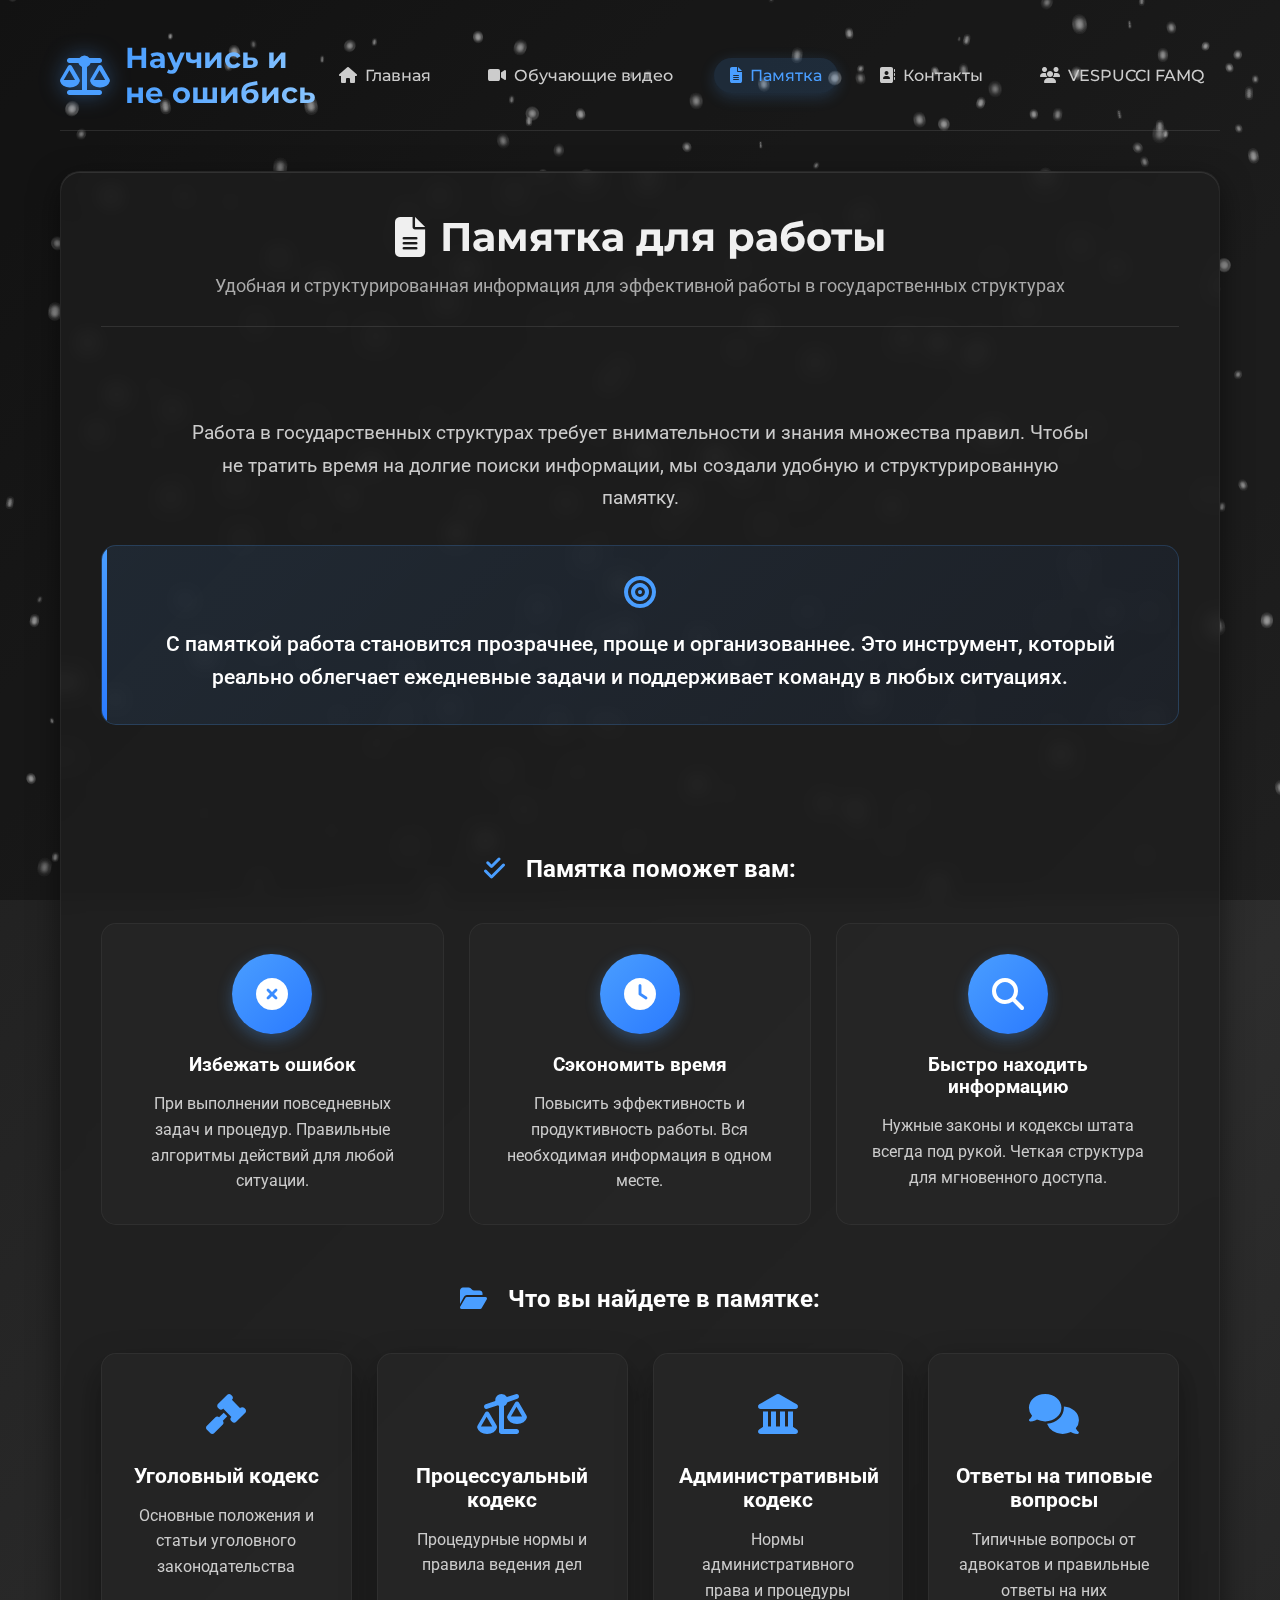
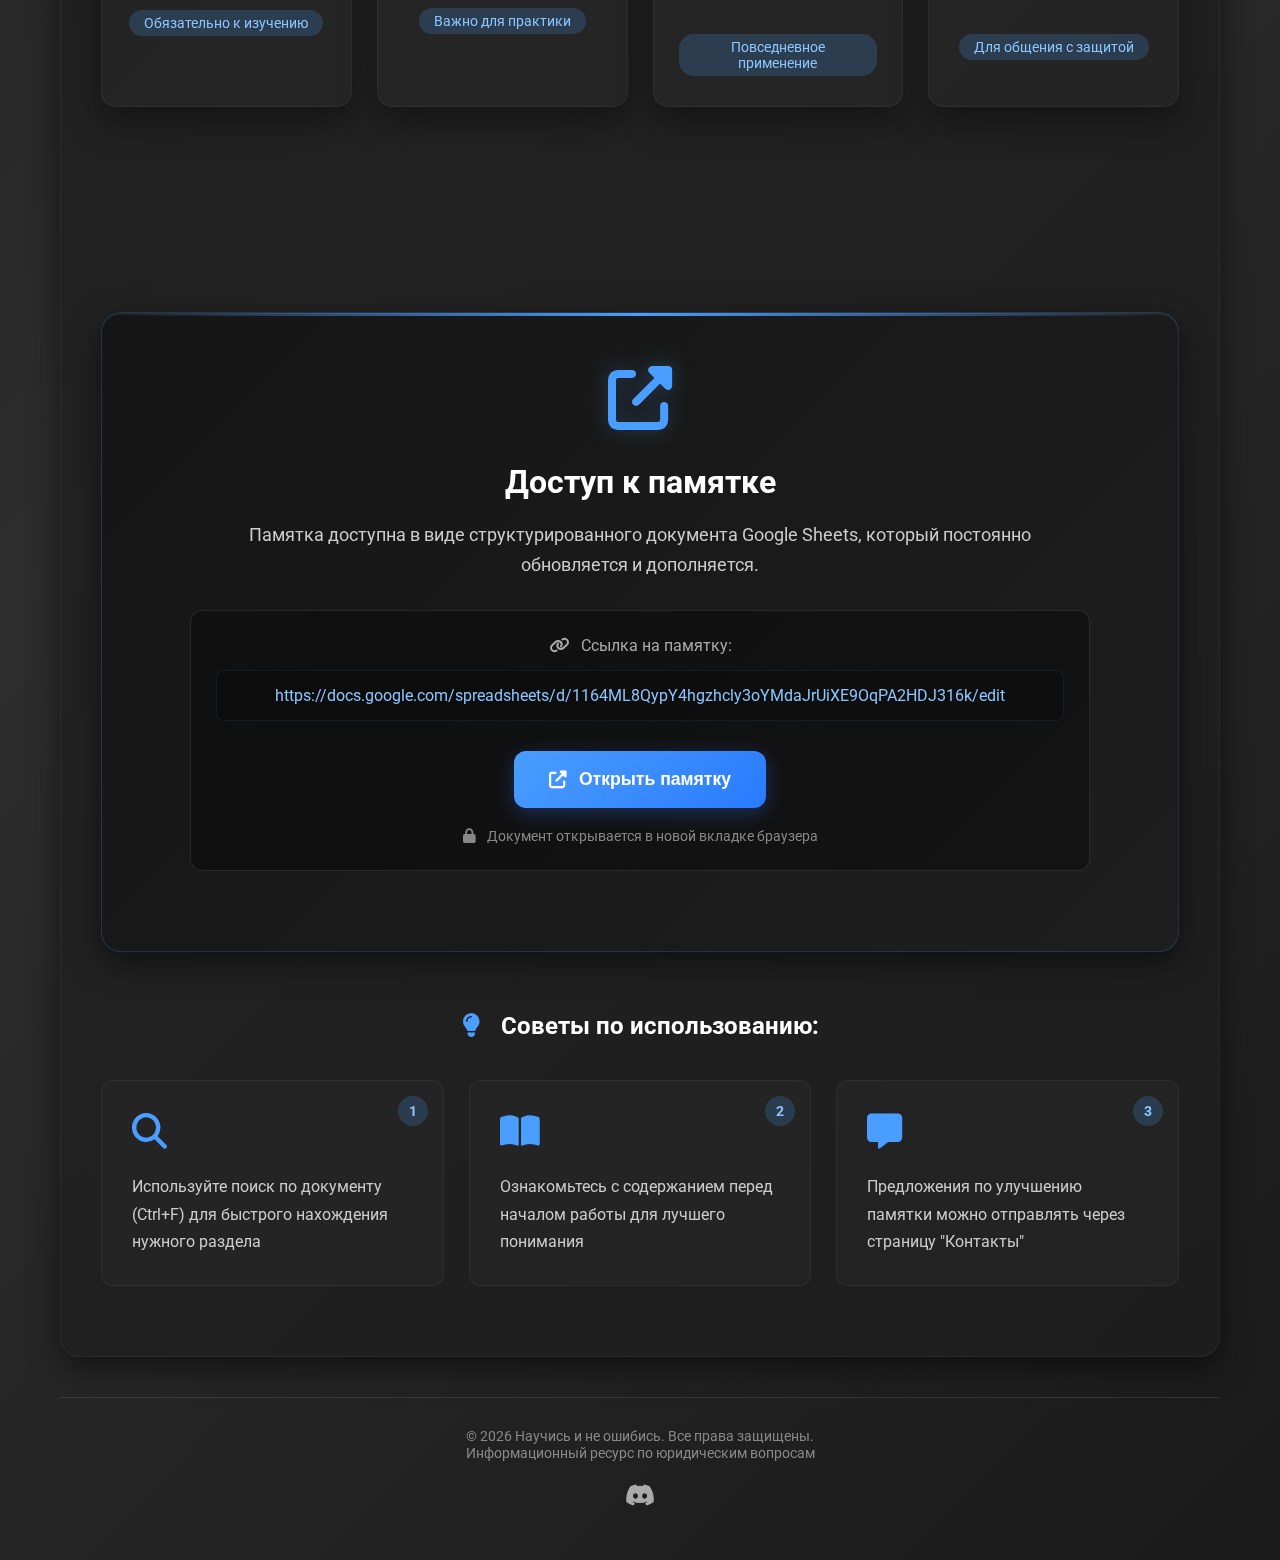
<file: memo.html>
<!DOCTYPE html>
<html lang="ru">
<head>
    <meta charset="UTF-8">
    <meta name="viewport" content="width=device-width, initial-scale=1.0">
    <title>Памятка - Научись и не ошибись</title>
    <link rel="stylesheet" href="css/style.css">
    <link rel="stylesheet" href="https://cdnjs.cloudflare.com/ajax/libs/font-awesome/6.4.0/css/all.min.css">
    <link href="https://fonts.googleapis.com/css2?family=Montserrat:wght@400;500;600;700&family=Roboto:wght@300;400;500&display=swap" rel="stylesheet">
    <style>
        /* Специальные стили для страницы памятки */
        
        /* Вступление */
        .memo-intro {
            text-align: center;
            padding: 40px 0;
            margin-bottom: 40px;
        }
        
        .intro-highlight {
            background: linear-gradient(135deg, rgba(74, 158, 255, 0.1), rgba(42, 122, 255, 0.05));
            border-radius: 15px;
            padding: 30px;
            margin: 30px 0;
            border: 1px solid rgba(74, 158, 255, 0.2);
            position: relative;
            overflow: hidden;
        }
        
        .intro-highlight::before {
            content: '';
            position: absolute;
            top: 0;
            left: 0;
            width: 5px;
            height: 100%;
            background: linear-gradient(to bottom, #4a9eff, #2a7aff);
        }
        
        /* Преимущества */
        .benefits-section {
            margin: 60px 0;
        }
        
        .benefits-grid {
            display: grid;
            grid-template-columns: repeat(auto-fit, minmax(300px, 1fr));
            gap: 25px;
            margin-top: 40px;
        }
        
        .benefit-card {
            background: rgba(40, 40, 40, 0.6);
            padding: 30px;
            border-radius: 15px;
            text-align: center;
            border: 1px solid rgba(255, 255, 255, 0.05);
            transition: all 0.3s ease;
            position: relative;
            overflow: hidden;
        }
        
        .benefit-card:hover {
            transform: translateY(-5px);
            border-color: rgba(74, 158, 255, 0.2);
            box-shadow: 0 10px 25px rgba(0, 0, 0, 0.3);
        }
        
        .benefit-icon {
            width: 80px;
            height: 80px;
            background: linear-gradient(135deg, #4a9eff, #2a7aff);
            border-radius: 50%;
            display: flex;
            align-items: center;
            justify-content: center;
            margin: 0 auto 20px;
            font-size: 2rem;
            color: white;
            box-shadow: 0 5px 15px rgba(74, 158, 255, 0.3);
        }
        
        /* Содержание памятки */
        .contents-section {
            margin: 60px 0;
        }
        
        .contents-grid {
            display: grid;
            grid-template-columns: repeat(auto-fit, minmax(250px, 1fr));
            gap: 25px;
            margin-top: 40px;
        }
        
        .content-card {
            background: rgba(40, 40, 40, 0.6);
            padding: 30px 25px;
            border-radius: 15px;
            text-align: center;
            border: 1px solid rgba(255, 255, 255, 0.05);
            transition: all 0.3s ease;
        }
        
        .content-card:hover {
            transform: translateY(-5px);
            border-color: rgba(74, 158, 255, 0.2);
        }
        
        .content-icon {
            font-size: 2.5rem;
            color: #4a9eff;
            margin-bottom: 20px;
            height: 60px;
            display: flex;
            align-items: center;
            justify-content: center;
        }
        
        .content-tag {
            display: inline-block;
            background: rgba(74, 158, 255, 0.2);
            color: #8bc6ff;
            padding: 5px 15px;
            border-radius: 15px;
            font-size: 0.85rem;
            margin-top: 15px;
        }
        
        /* Доступ к памятке */
        .access-section {
            background: linear-gradient(135deg, rgba(20, 20, 20, 0.9), rgba(30, 30, 30, 0.9));
            border-radius: 20px;
            padding: 50px;
            margin: 60px 0;
            text-align: center;
            border: 1px solid rgba(74, 158, 255, 0.2);
            box-shadow: 
                0 10px 30px rgba(0, 0, 0, 0.5),
                inset 0 1px 0 rgba(255, 255, 255, 0.1);
            position: relative;
            overflow: hidden;
        }
        
        .access-section::before {
            content: '';
            position: absolute;
            top: 0;
            left: 0;
            right: 0;
            height: 3px;
            background: linear-gradient(to right, transparent, #4a9eff, transparent);
        }
        
        .access-icon {
            font-size: 4rem;
            color: #4a9eff;
            margin-bottom: 25px;
            filter: drop-shadow(0 0 10px rgba(74, 158, 255, 0.3));
        }
        
        .access-description {
            color: #ccc;
            max-width: 800px;
            margin: 0 auto 30px;
            line-height: 1.7;
            font-size: 1.1rem;
        }
        
        .access-link-container {
            background: rgba(0, 0, 0, 0.3);
            border-radius: 12px;
            padding: 25px;
            margin: 30px auto;
            max-width: 900px;
            border: 1px solid rgba(255, 255, 255, 0.1);
            text-align: center;
        }
        
        .access-link-label {
            color: #aaa;
            margin-bottom: 15px;
            display: block;
            font-size: 1rem;
        }
        
        .access-link {
            color: #8bc6ff;
            word-break: break-all;
            font-size: 1rem;
            padding: 15px;
            background: rgba(0, 0, 0, 0.2);
            border-radius: 8px;
            display: block;
            margin-bottom: 20px;
            border: 1px solid rgba(74, 158, 255, 0.1);
        }
        
        .access-button {
            display: inline-flex;
            align-items: center;
            gap: 12px;
            padding: 18px 35px;
            background: linear-gradient(135deg, #4a9eff, #2a7aff);
            color: white;
            text-decoration: none;
            border-radius: 12px;
            font-weight: 600;
            font-size: 1.1rem;
            transition: all 0.3s ease;
            box-shadow: 0 5px 20px rgba(42, 122, 255, 0.3);
            border: none;
            cursor: pointer;
            margin-top: 10px;
        }
        
        .access-button:hover {
            transform: translateY(-3px);
            box-shadow: 0 8px 25px rgba(42, 122, 255, 0.4);
            background: linear-gradient(135deg, #5aa9ff, #3a8aff);
        }
        
        .access-button:active {
            transform: translateY(-1px);
        }
        
        /* Советы */
        .tips-section {
            margin: 60px 0 30px;
        }
        
        .tips-grid {
            display: grid;
            grid-template-columns: repeat(auto-fit, minmax(280px, 1fr));
            gap: 25px;
            margin-top: 40px;
        }
        
        .tip-card {
            background: rgba(40, 40, 40, 0.6);
            padding: 30px;
            border-radius: 12px;
            border: 1px solid rgba(255, 255, 255, 0.05);
            transition: all 0.3s;
            position: relative;
        }
        
        .tip-card:hover {
            border-color: rgba(74, 158, 255, 0.2);
            transform: translateY(-5px);
        }
        
        .tip-card::before {
            content: '';
            position: absolute;
            top: 0;
            left: 0;
            width: 100%;
            height: 100%;
            background: linear-gradient(135deg, rgba(74, 158, 255, 0.05), transparent);
            opacity: 0;
            transition: opacity 0.3s;
            border-radius: 12px;
        }
        
        .tip-card:hover::before {
            opacity: 1;
        }
        
        .tip-number {
            position: absolute;
            top: 15px;
            right: 15px;
            width: 30px;
            height: 30px;
            background: rgba(74, 158, 255, 0.2);
            border-radius: 50%;
            display: flex;
            align-items: center;
            justify-content: center;
            font-weight: 700;
            color: #8bc6ff;
            font-size: 0.9rem;
        }
        
        .tip-icon {
            font-size: 2.2rem;
            color: #4a9eff;
            margin-bottom: 20px;
            display: inline-block;
        }
        
        .tip-text {
            color: #ccc;
            line-height: 1.7;
            font-size: 1rem;
        }
        
        /* Анимации */
        @keyframes fadeInUp {
            from {
                opacity: 0;
                transform: translateY(20px);
            }
            to {
                opacity: 1;
                transform: translateY(0);
            }
        }
        
        .animate-fade-in {
            animation: fadeInUp 0.6s ease-out;
        }
        
        /* Адаптивность */
        @media (max-width: 768px) {
            .access-section {
                padding: 30px 20px;
            }
            
            .access-link {
                font-size: 0.9rem;
                padding: 12px;
            }
            
            .access-button {
                padding: 15px 25px;
                font-size: 1rem;
            }
            
            .benefit-card, .content-card, .tip-card {
                padding: 25px 20px;
            }
        }
        
        @media (max-width: 480px) {
            .access-icon {
                font-size: 3rem;
            }
            
            .access-description {
                font-size: 1rem;
            }
        }
    </style>
</head>
<body>
    <canvas id="snow-canvas"></canvas>
    <canvas id="mouse-trail"></canvas>
    
    <div class="container">
        <header class="header">
            <div class="logo">
                <i class="fas fa-scale-balanced"></i>
                <h1>Научись и не ошибись</h1>
            </div>
            <nav class="nav">
                <a href="index.html" class="nav-link"><i class="fas fa-home"></i> Главная</a>
                <a href="videos.html" class="nav-link"><i class="fas fa-video"></i> Обучающие видео</a>
                <a href="memo.html" class="nav-link active"><i class="fas fa-file-alt"></i> Памятка</a>
                <a href="contacts.html" class="nav-link"><i class="fas fa-address-book"></i> Контакты</a>
                <a href="family.html" class="nav-link"><i class="fas fa-users"></i> VESPUCCI FAMQ</a>
            </nav>
            <button class="menu-toggle" id="menu-toggle">
                <i class="fas fa-bars"></i>
            </button>
        </header>

        <main class="main-content">
            <section class="page-header">
                <h1><i class="fas fa-file-alt"></i> Памятка для работы</h1>
                <p class="page-subtitle">Удобная и структурированная информация для эффективной работы в государственных структурах</p>
            </section>

            <section class="memo-content animate-fade-in">
                <!-- Вступление -->
                <div class="memo-intro">
                    <p style="font-size: 1.2rem; line-height: 1.7; color: #ccc; max-width: 900px; margin: 0 auto 30px;">
                        Работа в государственных структурах требует внимательности и знания множества правил. Чтобы не тратить время на долгие поиски информации, мы создали удобную и структурированную памятку.
                    </p>
                    
                    <div class="intro-highlight">
                        <i class="fas fa-bullseye" style="font-size: 2rem; color: #4a9eff; margin-bottom: 20px; display: block;"></i>
                        <p style="font-size: 1.3rem; line-height: 1.6; color: #fff; font-weight: 500; margin: 0;">
                            С памяткой работа становится прозрачнее, проще и организованнее. Это инструмент, который реально облегчает ежедневные задачи и поддерживает команду в любых ситуациях.
                        </p>
                    </div>
                </div>
                
                <!-- Преимущества -->
                <div class="benefits-section">
                    <h2 style="text-align: center; margin-bottom: 40px; color: #fff;">
                        <i class="fas fa-check-double" style="color: #4a9eff; margin-right: 15px;"></i>
                        Памятка поможет вам:
                    </h2>
                    
                    <div class="benefits-grid">
                        <div class="benefit-card">
                            <div class="benefit-icon">
                                <i class="fas fa-times-circle"></i>
                            </div>
                            <h3 style="color: #fff; margin-bottom: 15px;">Избежать ошибок</h3>
                            <p style="color: #ccc; line-height: 1.6;">
                                При выполнении повседневных задач и процедур. Правильные алгоритмы действий для любой ситуации.
                            </p>
                        </div>
                        
                        <div class="benefit-card">
                            <div class="benefit-icon">
                                <i class="fas fa-clock"></i>
                            </div>
                            <h3 style="color: #fff; margin-bottom: 15px;">Сэкономить время</h3>
                            <p style="color: #ccc; line-height: 1.6;">
                                Повысить эффективность и продуктивность работы. Вся необходимая информация в одном месте.
                            </p>
                        </div>
                        
                        <div class="benefit-card">
                            <div class="benefit-icon">
                                <i class="fas fa-search"></i>
                            </div>
                            <h3 style="color: #fff; margin-bottom: 15px;">Быстро находить информацию</h3>
                            <p style="color: #ccc; line-height: 1.6;">
                                Нужные законы и кодексы штата всегда под рукой. Четкая структура для мгновенного доступа.
                            </p>
                        </div>
                    </div>
                </div>
                
                <!-- Содержание памятки -->
                <div class="contents-section">
                    <h2 style="text-align: center; margin-bottom: 40px; color: #fff;">
                        <i class="fas fa-folder-open" style="color: #4a9eff; margin-right: 15px;"></i>
                        Что вы найдете в памятке:
                    </h2>
                    
                    <div class="contents-grid">
                        <div class="content-card">
                            <div class="content-icon">
                                <i class="fas fa-gavel"></i>
                            </div>
                            <h3 style="color: #fff; margin-bottom: 15px; font-size: 1.3rem;">Уголовный кодекс</h3>
                            <p style="color: #ccc; line-height: 1.6; margin-bottom: 15px;">
                                Основные положения и статьи уголовного законодательства
                            </p>
                            <span class="content-tag">Обязательно к изучению</span>
                        </div>
                        
                        <div class="content-card">
                            <div class="content-icon">
                                <i class="fas fa-balance-scale-left"></i>
                            </div>
                            <h3 style="color: #fff; margin-bottom: 15px; font-size: 1.3rem;">Процессуальный кодекс</h3>
                            <p style="color: #ccc; line-height: 1.6; margin-bottom: 15px;">
                                Процедурные нормы и правила ведения дел
                            </p>
                            <span class="content-tag">Важно для практики</span>
                        </div>
                        
                        <div class="content-card">
                            <div class="content-icon">
                                <i class="fas fa-landmark"></i>
                            </div>
                            <h3 style="color: #fff; margin-bottom: 15px; font-size: 1.3rem;">Административный кодекс</h3>
                            <p style="color: #ccc; line-height: 1.6; margin-bottom: 15px;">
                                Нормы административного права и процедуры
                            </p>
                            <span class="content-tag">Повседневное применение</span>
                        </div>
                        
                        <div class="content-card">
                            <div class="content-icon">
                                <i class="fas fa-comments"></i>
                            </div>
                            <h3 style="color: #fff; margin-bottom: 15px; font-size: 1.3rem;">Ответы на типовые вопросы</h3>
                            <p style="color: #ccc; line-height: 1.6; margin-bottom: 15px;">
                                Типичные вопросы от адвокатов и правильные ответы на них
                            </p>
                            <span class="content-tag">Для общения с защитой</span>
                        </div>
                        
                       
                            <div class="content-icon">
                     
                            
                            

                        </div>
                    </div>
                </div>
                <div>
                <!-- Доступ к памятке -->
                <div class="access-section animate-fade-in">
                    <div class="access-icon">
                        <i class="fas fa-external-link-alt"></i>
                    </div>
                    
                    <h2 style="color: #fff; margin-bottom: 20px; font-size: 2rem;">Доступ к памятке</h2>
                    
                    <p class="access-description">
                        Памятка доступна в виде структурированного документа Google Sheets, который постоянно обновляется и дополняется.
                    </p>
                    
                    <div class="access-link-container">
                        <span class="access-link-label">
                            <i class="fas fa-link" style="margin-right: 8px;"></i>
                            Ссылка на памятку:
                        </span>
                        
                        <div class="access-link">
                            https://docs.google.com/spreadsheets/d/1164ML8QypY4hgzhcly3oYMdaJrUiXE9OqPA2HDJ316k/edit
                        </div>
                        
                        <button class="access-button" id="open-memo-btn">
                            <i class="fas fa-external-link-alt"></i>
                            Открыть памятку
                        </button>
                        
                        <p style="color: #888; margin-top: 20px; font-size: 0.9rem;">
                            <i class="fas fa-lock" style="margin-right: 8px;"></i>
                            Документ открывается в новой вкладке браузера
                        </p>
                    </div>
                </div>
                
                <!-- Советы по использованию -->
                <div class="tips-section">
                    <h2 style="text-align: center; margin-bottom: 40px; color: #fff;">
                        <i class="fas fa-lightbulb" style="color: #4a9eff; margin-right: 15px;"></i>
                        Советы по использованию:
                    </h2>
                    
                    <div class="tips-grid">
                        <div class="tip-card">
                            <div class="tip-number">1</div>
                            <div class="tip-icon">
                                <i class="fas fa-search"></i>
                            </div>
                            <p class="tip-text">
                                Используйте поиск по документу (Ctrl+F) для быстрого нахождения нужного раздела
                            </p>
                        </div>
                        
                  
                        
                        <div class="tip-card">
                            <div class="tip-number">2</div>
                            <div class="tip-icon">
                                <i class="fas fa-book-open"></i>
                            </div>
                            <p class="tip-text">
                                Ознакомьтесь с содержанием перед началом работы для лучшего понимания
                            </p>
                        </div>
                        
                        <div class="tip-card">
                            <div class="tip-number">3</div>
                            <div class="tip-icon">
                                <i class="fas fa-comment-alt"></i>
                            </div>
                            <p class="tip-text">
                                Предложения по улучшению памятки можно отправлять через страницу "Контакты"
                            </p>
                        </div>
                    </div>
                </div>
            </section>
        </main>

        <footer class="footer">
            <p>© 2026 Научись и не ошибись. Все права защищены.</p>
            <p>Информационный ресурс по юридическим вопросам</p>
            <div class="social-links">
                <a href="https://discord.gg/uVrC2zAScy" target="_blank"><i class="fab fa-discord"></i></a>
            </div>
        </footer>
    </div>

    <script src="js/effects.js"></script>
    <script>
        // Мобильное меню
        document.getElementById('menu-toggle').addEventListener('click', function() {
            document.querySelector('.nav').classList.toggle('show');
        });
        
        // Открытие памятки по кнопке
        document.getElementById('open-memo-btn').addEventListener('click', function() {
            const url = 'https://docs.google.com/spreadsheets/d/1164ML8QypY4hgzhcly3oYMdaJrUiXE9OqPA2HDJ316k/edit';
            
            // Создаем эффект нажатия кнопки
            this.style.transform = 'scale(0.95)';
            setTimeout(() => {
                this.style.transform = 'translateY(-3px)';
            }, 150);
            
            // Показываем сообщение об открытии
            const originalText = this.innerHTML;
            this.innerHTML = '<i class="fas fa-spinner fa-spin"></i> Открывается...';
            this.disabled = true;
            
            setTimeout(() => {
                // Открываем ссылку в новой вкладке
                window.open(url, '_blank');
                
                // Восстанавливаем кнопку
                this.innerHTML = originalText;
                this.disabled = false;
            }, 800);
        });
        
        // Копирование ссылки при клике на саму ссылку
        document.querySelector('.access-link').addEventListener('click', function() {
            const url = this.textContent;
            
            navigator.clipboard.writeText(url)
                .then(() => {
                    // Показываем временное сообщение
                    const originalText = this.textContent;
                    this.textContent = 'Ссылка скопирована!';
                    this.style.color = '#34ce57';
                    
                    setTimeout(() => {
                        this.textContent = originalText;
                        this.style.color = '#8bc6ff';
                    }, 2000);
                })
                .catch(err => {
                    console.error('Ошибка копирования: ', err);
                    this.textContent = 'Не удалось скопировать';
                    this.style.color = '#ff6b6b';
                    
                    setTimeout(() => {
                        this.textContent = url;
                        this.style.color = '#8bc6ff';
                    }, 2000);
                });
        });
        
        // Плавная анимация появления элементов при скролле
        document.addEventListener('DOMContentLoaded', function() {
            const observerOptions = {
                threshold: 0.1,
                rootMargin: '0px 0px -50px 0px'
            };
            
            const observer = new IntersectionObserver(function(entries) {
                entries.forEach(entry => {
                    if (entry.isIntersecting) {
                        entry.target.classList.add('animate-fade-in');
                    }
                });
            }, observerOptions);
            
            // Наблюдаем за всеми секциями
            document.querySelectorAll('.benefits-section, .contents-section, .access-section, .tips-section').forEach(section => {
                observer.observe(section);
            });
        });
    </script>
</body>
</html>
</file>
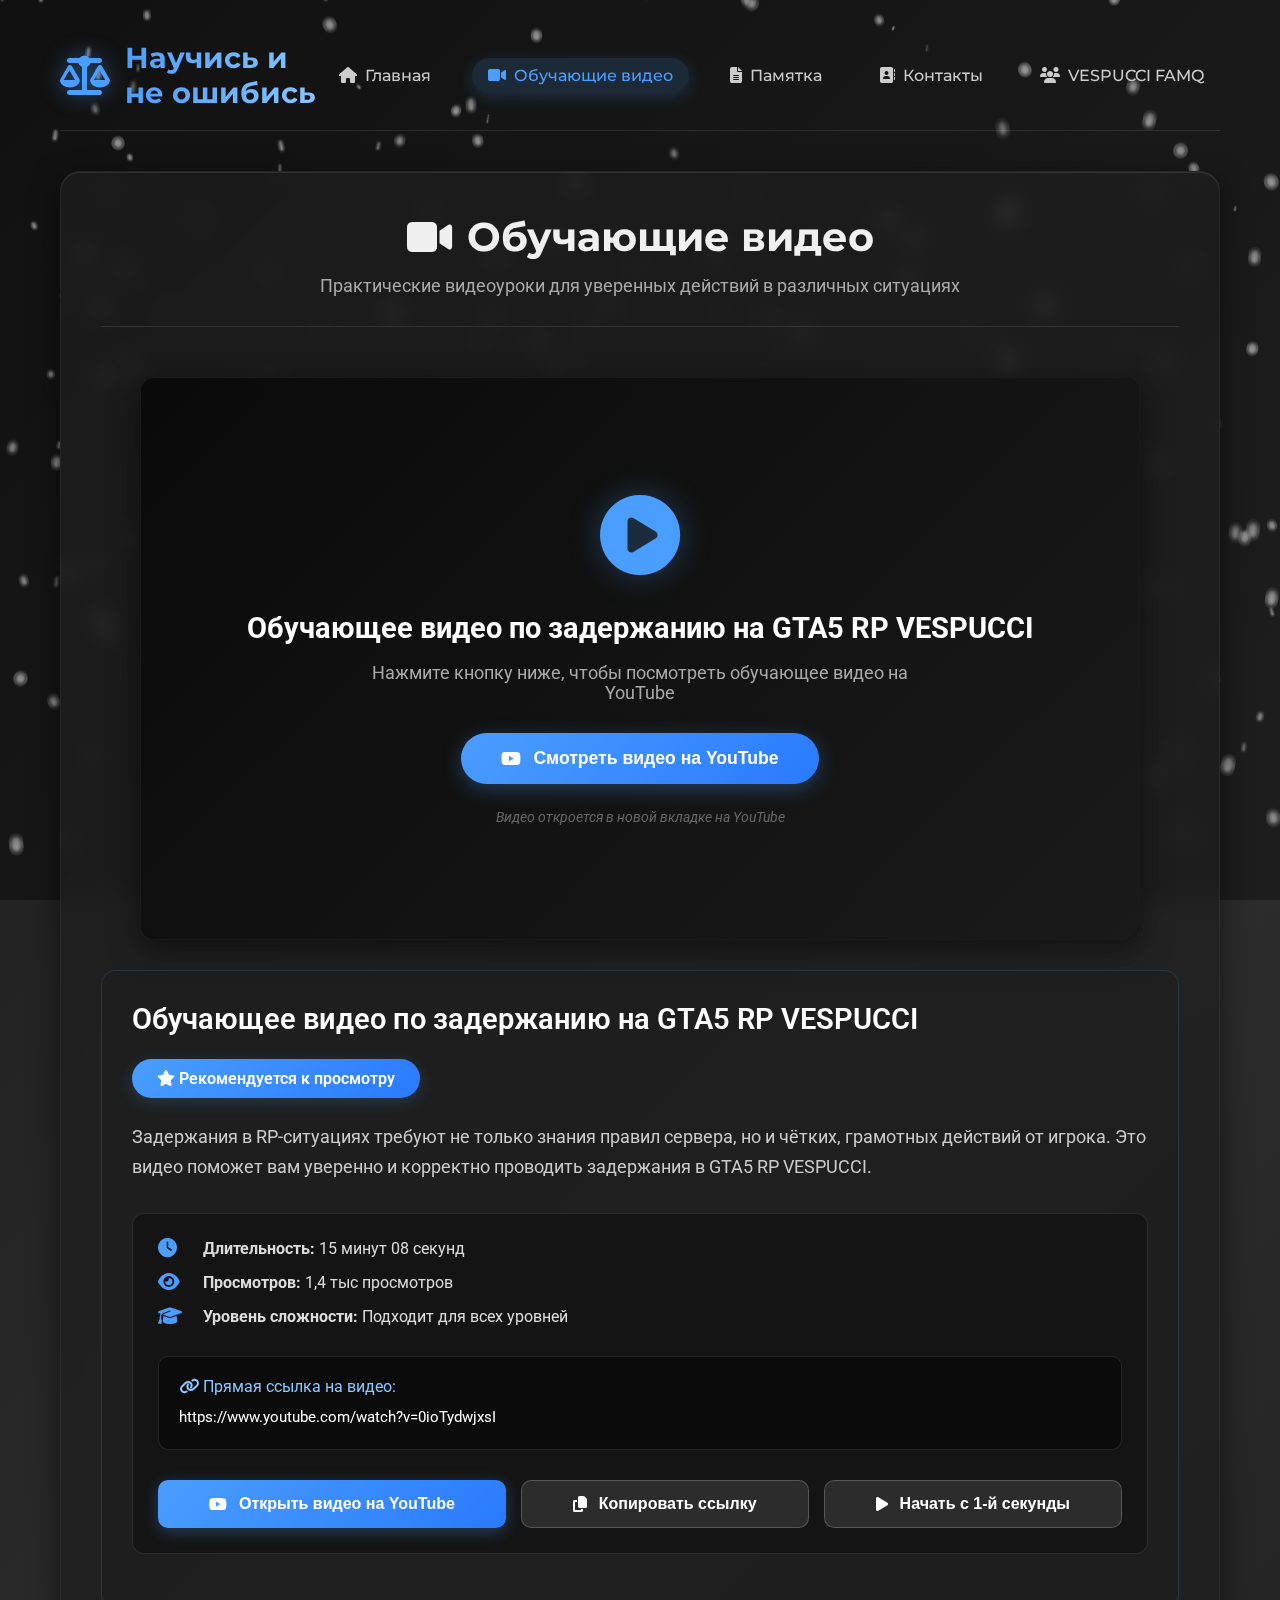
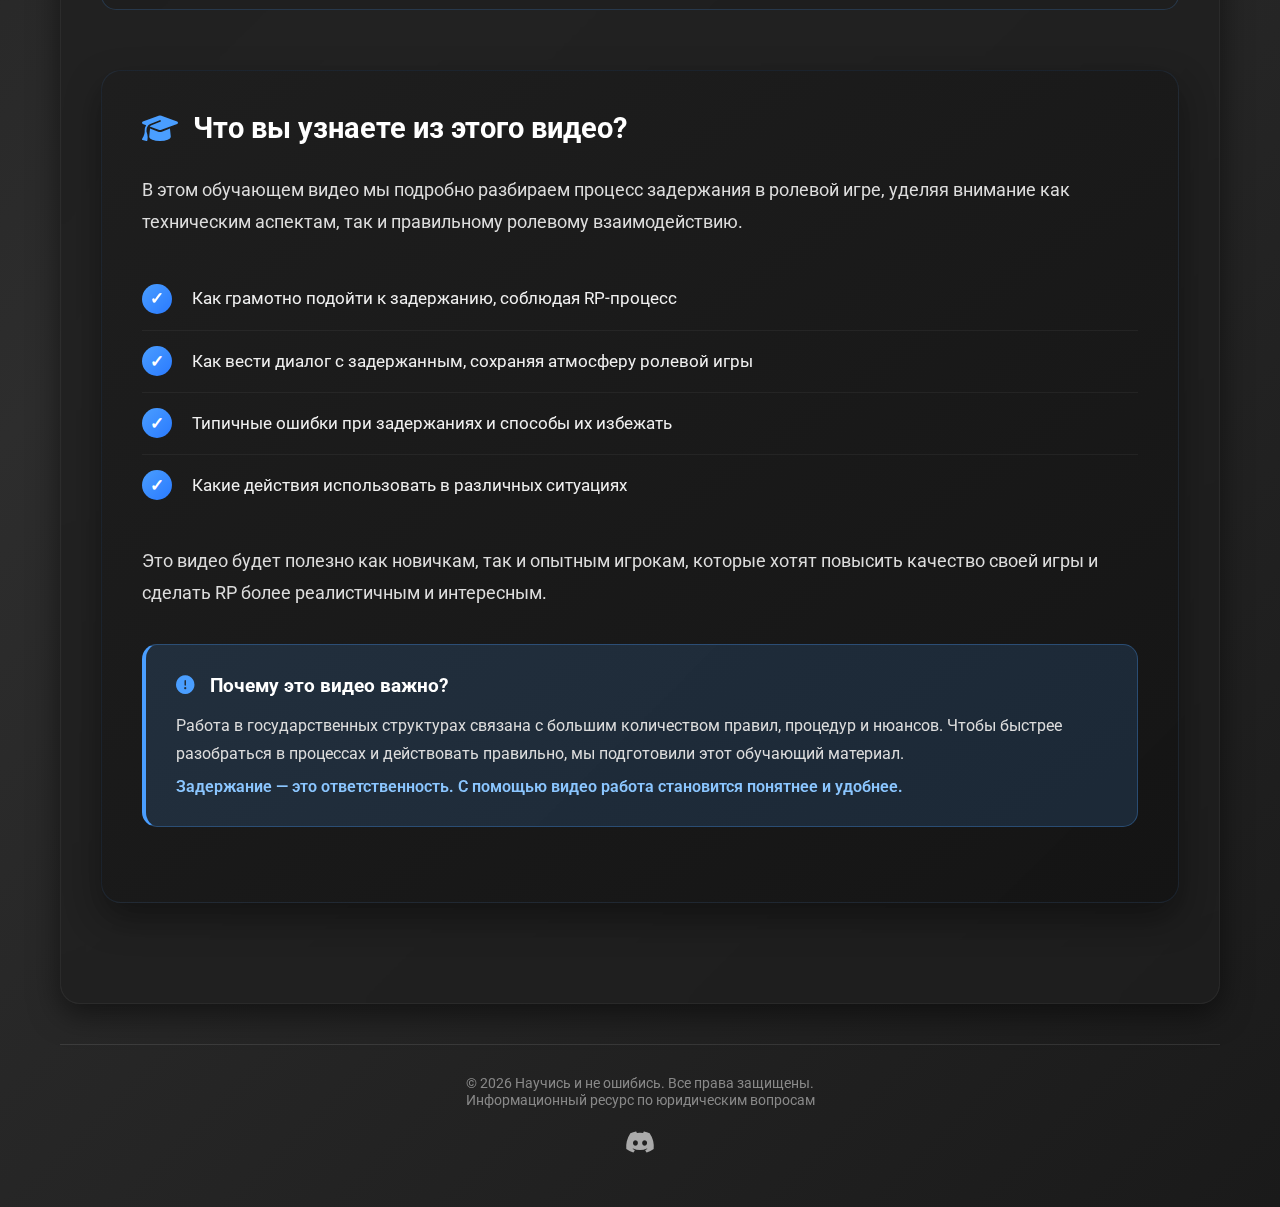
<file: videos.html>
<!DOCTYPE html>
<html lang="ru">
<head>
    <meta charset="UTF-8">
    <meta name="viewport" content="width=device-width, initial-scale=1.0">
    <title>Обучающие видео - Научись и не ошибись</title>
    <link rel="stylesheet" href="css/style.css">
    <link rel="stylesheet" href="https://cdnjs.cloudflare.com/ajax/libs/font-awesome/6.4.0/css/all.min.css">
    <link href="https://fonts.googleapis.com/css2?family=Montserrat:wght@400;500;600;700&family=Roboto:wght@300;400;500&display=swap" rel="stylesheet">
    <style>
        /* Специальные стили для страницы видео - АЛЬТЕРНАТИВНЫЙ ВАРИАНТ */
        
        /* Основной контейнер видео */
        .video-main-container {
            margin: 40px 0 60px;
        }
        
        /* Контейнер для превью видео */
        .video-preview-container {
            position: relative;
            width: 100%;
            max-width: 1000px;
            margin: 0 auto;
            border-radius: 15px;
            overflow: hidden;
            box-shadow: 0 10px 30px rgba(0, 0, 0, 0.5);
            border: 1px solid rgba(255, 255, 255, 0.1);
            background: #000;
        }
        
        .video-preview {
            position: relative;
            padding-bottom: 56.25%; /* 16:9 соотношение сторон */
            height: 0;
            overflow: hidden;
            background: linear-gradient(135deg, #0a0a0a, #1a1a1a);
        }
        
        .video-preview-content {
            position: absolute;
            top: 0;
            left: 0;
            width: 100%;
            height: 100%;
            display: flex;
            flex-direction: column;
            align-items: center;
            justify-content: center;
            padding: 40px;
            text-align: center;
            color: white;
            cursor: pointer;
        }
        
        .preview-icon {
            font-size: 5rem;
            color: #4a9eff;
            margin-bottom: 25px;
            filter: drop-shadow(0 0 15px rgba(74, 158, 255, 0.3));
            transition: all 0.3s;
        }
        
        .video-preview-container:hover .preview-icon {
            transform: scale(1.1);
            color: #2a7aff;
        }
        
        .preview-title {
            font-size: 1.8rem;
            margin-bottom: 15px;
            color: #fff;
        }
        
        .preview-subtitle {
            color: #aaa;
            font-size: 1.1rem;
            margin-bottom: 30px;
            max-width: 600px;
        }
        
        .play-button {
            padding: 15px 40px;
            background: linear-gradient(135deg, #4a9eff, #2a7aff);
            color: white;
            border: none;
            border-radius: 50px;
            font-size: 1.1rem;
            font-weight: 600;
            cursor: pointer;
            display: flex;
            align-items: center;
            gap: 12px;
            transition: all 0.3s;
            box-shadow: 0 5px 20px rgba(74, 158, 255, 0.3);
        }
        
        .play-button:hover {
            transform: translateY(-3px);
            box-shadow: 0 8px 25px rgba(74, 158, 255, 0.4);
            background: linear-gradient(135deg, #5aa9ff, #3a8aff);
        }
        
        .preview-note {
            color: #666;
            font-size: 0.9rem;
            margin-top: 25px;
            font-style: italic;
        }
        
        /* Информация о видео */
        .video-info-panel {
            background: rgba(30, 30, 30, 0.7);
            border-radius: 15px;
            padding: 30px;
            margin-top: 30px;
            border: 1px solid rgba(74, 158, 255, 0.2);
        }
        
        .video-title-large {
            color: #fff;
            font-size: 1.8rem;
            margin-bottom: 20px;
            font-weight: 600;
        }
        
        .video-badge {
            background: linear-gradient(135deg, #4a9eff, #2a7aff);
            color: white;
            padding: 10px 25px;
            border-radius: 25px;
            font-weight: 600;
            font-size: 1rem;
            display: inline-block;
            margin-bottom: 25px;
            box-shadow: 0 4px 15px rgba(74, 158, 255, 0.2);
        }
        
        .video-description {
            color: #ccc;
            line-height: 1.7;
            margin-bottom: 30px;
            font-size: 1.1rem;
        }
        
        .video-details {
            background: rgba(0, 0, 0, 0.3);
            border-radius: 12px;
            padding: 25px;
            margin: 25px 0;
            border: 1px solid rgba(255, 255, 255, 0.1);
        }
        
        .detail-item {
            display: flex;
            align-items: center;
            gap: 15px;
            margin-bottom: 15px;
            color: #ddd;
        }
        
        .detail-item:last-child {
            margin-bottom: 0;
        }
        
        .detail-icon {
            color: #4a9eff;
            font-size: 1.2rem;
            width: 30px;
        }
        
        .video-url-box {
            background: rgba(0, 0, 0, 0.4);
            border-radius: 10px;
            padding: 20px;
            margin: 30px 0;
            border: 1px solid rgba(255, 255, 255, 0.1);
        }
        
        .url-label {
            color: #8bc6ff;
            margin-bottom: 10px;
            display: block;
            font-size: 1rem;
        }
        
        .url-value {
            color: #fff;
            word-break: break-all;
            font-size: 0.95rem;
            line-height: 1.5;
        }
        
        .video-actions {
            display: flex;
            gap: 15px;
            flex-wrap: wrap;
            margin-top: 25px;
        }
        
        .video-btn {
            padding: 14px 30px;
            border-radius: 10px;
            text-decoration: none;
            font-weight: 600;
            display: inline-flex;
            align-items: center;
            gap: 12px;
            transition: all 0.3s;
            border: none;
            cursor: pointer;
            font-size: 1rem;
        }
        
        .video-btn-primary {
            background: linear-gradient(135deg, #4a9eff, #2a7aff);
            color: white;
            box-shadow: 0 4px 15px rgba(74, 158, 255, 0.3);
        }
        
        .video-btn-primary:hover {
            transform: translateY(-3px);
            box-shadow: 0 6px 20px rgba(74, 158, 255, 0.4);
        }
        
        .video-btn-secondary {
            background: rgba(255, 255, 255, 0.1);
            color: #fff;
            border: 1px solid rgba(255, 255, 255, 0.2);
        }
        
        .video-btn-secondary:hover {
            background: rgba(255, 255, 255, 0.15);
            transform: translateY(-3px);
        }
        
        /* Контент видео */
        .video-content-section {
            margin: 60px 0;
        }
        
        .content-card {
            background: linear-gradient(145deg, rgba(30, 30, 30, 0.9), rgba(20, 20, 20, 0.9));
            border-radius: 20px;
            padding: 40px;
            margin-bottom: 40px;
            border: 1px solid rgba(74, 158, 255, 0.1);
            box-shadow: 0 15px 35px rgba(0, 0, 0, 0.4);
        }
        
        .section-title {
            color: #fff;
            font-size: 1.8rem;
            margin-bottom: 30px;
            display: flex;
            align-items: center;
            gap: 15px;
        }
        
        .section-title i {
            color: #4a9eff;
        }
        
        .content-text {
            color: #ddd;
            line-height: 1.8;
            margin-bottom: 25px;
            font-size: 1.1rem;
        }
        
        .benefits-list {
            list-style: none;
            margin: 30px 0;
        }
        
        .benefit-item {
            padding: 18px 0;
            padding-left: 50px;
            position: relative;
            color: #f0f0f0;
            border-bottom: 1px solid rgba(255, 255, 255, 0.05);
            font-size: 1.05rem;
        }
        
        .benefit-item:last-child {
            border-bottom: none;
        }
        
        .benefit-item::before {
            content: '✓';
            position: absolute;
            left: 0;
            top: 50%;
            transform: translateY(-50%);
            width: 30px;
            height: 30px;
            background: linear-gradient(135deg, #4a9eff, #2a7aff);
            border-radius: 50%;
            display: flex;
            align-items: center;
            justify-content: center;
            color: white;
            font-weight: bold;
        }
        
        .highlight-box {
            background: rgba(74, 158, 255, 0.15);
            border: 1px solid rgba(74, 158, 255, 0.3);
            border-radius: 15px;
            padding: 30px;
            margin: 35px 0;
            border-left: 4px solid #4a9eff;
        }
        
        /* Похожие материалы */
        .related-materials {
            margin: 70px 0 40px;
        }
        
        .materials-grid {
            display: grid;
            grid-template-columns: repeat(auto-fill, minmax(300px, 1fr));
            gap: 25px;
            margin-top: 40px;
        }
        
        .material-card {
            background: rgba(35, 35, 35, 0.8);
            border-radius: 15px;
            overflow: hidden;
            border: 1px solid rgba(255, 255, 255, 0.05);
            transition: all 0.3s;
        }
        
        .material-card:hover {
            transform: translateY(-8px);
            border-color: rgba(74, 158, 255, 0.4);
            box-shadow: 0 15px 35px rgba(0, 0, 0, 0.3);
        }
        
        .card-thumbnail {
            height: 160px;
            background: linear-gradient(135deg, #1a1a1a, #2d2d2d);
            display: flex;
            align-items: center;
            justify-content: center;
        }
        
        .card-thumbnail i {
            font-size: 3rem;
            color: #4a9eff;
            transition: transform 0.3s;
        }
        
        .material-card:hover .card-thumbnail i {
            transform: scale(1.2);
        }
        
        .card-content {
            padding: 25px;
        }
        
        .card-title {
            color: #fff;
            font-family: 'Montserrat', sans-serif;
            font-size: 1.3rem;
            margin-bottom: 15px;
            line-height: 1.4;
        }
        
        .card-description {
            color: #bbb;
            font-size: 0.95rem;
            line-height: 1.6;
            margin-bottom: 20px;
        }
        
        .card-tag {
            display: inline-block;
            background: rgba(74, 158, 255, 0.2);
            color: #8bc6ff;
            padding: 6px 15px;
            border-radius: 15px;
            font-size: 0.85rem;
            font-weight: 500;
        }
        
        /* Анимации */
        @keyframes fadeIn {
            from { opacity: 0; transform: translateY(20px); }
            to { opacity: 1; transform: translateY(0); }
        }
        
        .animate-fade-in {
            animation: fadeIn 0.6s ease-out;
        }
        
        /* Мобильная адаптация */
        @media (max-width: 768px) {
            .video-preview-content {
                padding: 30px 20px;
            }
            
            .preview-icon {
                font-size: 4rem;
            }
            
            .preview-title {
                font-size: 1.5rem;
            }
            
            .video-info-panel {
                padding: 25px 20px;
            }
            
            .video-title-large {
                font-size: 1.5rem;
            }
            
            .video-actions {
                flex-direction: column;
            }
            
            .video-btn {
                width: 100%;
                justify-content: center;
            }
            
            .materials-grid {
                grid-template-columns: 1fr;
            }
            
            .content-card {
                padding: 30px 25px;
            }
        }
        
        @media (max-width: 480px) {
            .preview-title {
                font-size: 1.3rem;
            }
            
            .preview-subtitle {
                font-size: 1rem;
            }
            
            .play-button {
                padding: 12px 30px;
                font-size: 1rem;
            }
            
            .benefit-item {
                padding-left: 40px;
                font-size: 1rem;
            }
        }
    </style>
</head>
<body>
    <canvas id="snow-canvas"></canvas>
    <canvas id="mouse-trail"></canvas>
    
    <div class="container">
        <header class="header">
            <div class="logo">
                <i class="fas fa-scale-balanced"></i>
                <h1>Научись и не ошибись</h1>
            </div>
            <nav class="nav">
                <a href="index.html" class="nav-link"><i class="fas fa-home"></i> Главная</a>
                <a href="videos.html" class="nav-link active"><i class="fas fa-video"></i> Обучающие видео</a>
                <a href="memo.html" class="nav-link"><i class="fas fa-file-alt"></i> Памятка</a>
                <a href="contacts.html" class="nav-link"><i class="fas fa-address-book"></i> Контакты</a>
                <a href="family.html" class="nav-link"><i class="fas fa-users"></i> VESPUCCI FAMQ</a>
            </nav>
            <button class="menu-toggle" id="menu-toggle">
                <i class="fas fa-bars"></i>
            </button>
        </header>

        <main class="main-content">
            <section class="page-header">
                <h1><i class="fas fa-video"></i> Обучающие видео</h1>
                <p class="page-subtitle">Практические видеоуроки для уверенных действий в различных ситуациях</p>
            </section>

            <!-- Основное видео - АЛЬТЕРНАТИВНЫЙ ВАРИАНТ -->
            <section class="video-main-container animate-fade-in">
                <div class="video-preview-container">
                    <div class="video-preview">
                        <div class="video-preview-content" id="video-preview">
                            <div class="preview-icon">
                                <i class="fas fa-play-circle"></i>
                            </div>
                            <h2 class="preview-title">Обучающее видео по задержанию на GTA5 RP VESPUCCI</h2>
                            <p class="preview-subtitle">
                                Нажмите кнопку ниже, чтобы посмотреть обучающее видео на YouTube
                            </p>
                            <button class="play-button" id="watch-video-btn">
                                <i class="fab fa-youtube"></i> Смотреть видео на YouTube
                            </button>
                            <p class="preview-note">
                                Видео откроется в новой вкладке на YouTube
                            </p>
                        </div>
                    </div>
                </div>
                
                <!-- Информация о видео -->
                <div class="video-info-panel">
                    <h2 class="video-title-large">Обучающее видео по задержанию на GTA5 RP VESPUCCI</h2>
                    
                    <span class="video-badge">
                        <i class="fas fa-star"></i> Рекомендуется к просмотру
                    </span>
                    
                    <p class="video-description">
                        Задержания в RP-ситуациях требуют не только знания правил сервера, но и чётких, грамотных действий от игрока. 
                        Это видео поможет вам уверенно и корректно проводить задержания в GTA5 RP VESPUCCI.
                    </p>
                    
                    <div class="video-details">
                        <div class="detail-item">
                            <i class="fas fa-clock detail-icon"></i>
                            <span><strong>Длительность:</strong> 15 минут 08 секунд</span>
                        </div>
                        <div class="detail-item">
                            <i class="fas fa-eye detail-icon"></i>
                            <span><strong>Просмотров:</strong> 1,4 тыс просмотров</span>
                        </div>
                        <div class="detail-item">                                  <div class="detail-item">
                            <i class="fas fa-graduation-cap detail-icon"></i>
                            <span><strong>Уровень сложности:</strong> Подходит для всех уровней</span>
                        </div>
                    </div>
                    
                    <div class="video-url-box">
                        <span class="url-label">
                            <i class="fas fa-link"></i> Прямая ссылка на видео:
                        </span>
                        <div class="url-value">https://www.youtube.com/watch?v=0ioTydwjxsI</div>
                    </div>
                    
                    <div class="video-actions">
                        <button class="video-btn video-btn-primary" id="open-video-btn">
                            <i class="fab fa-youtube"></i> Открыть видео на YouTube
                        </button>
                        <button class="video-btn video-btn-secondary" id="copy-video-url">
                            <i class="fas fa-copy"></i> Копировать ссылку
                        </button>
                        <button class="video-btn video-btn-secondary" id="open-with-timestamp">
                            <i class="fas fa-play"></i> Начать с 1-й секунды
                        </button>
                    </div>
                </div>
            </section>

            <!-- Контент видео -->
            <section class="video-content-section animate-fade-in">
                <div class="content-card">
                    <h2 class="section-title">
                        <i class="fas fa-graduation-cap"></i>
                        Что вы узнаете из этого видео?
                    </h2>
                    
                    <p class="content-text">
                        В этом обучающем видео мы подробно разбираем процесс задержания в ролевой игре, уделяя внимание как техническим аспектам, 
                        так и правильному ролевому взаимодействию.
                    </p>
                    
                    <ul class="benefits-list">
                        <li class="benefit-item">Как грамотно подойти к задержанию, соблюдая RP-процесс</li>
                        <li class="benefit-item">Как вести диалог с задержанным, сохраняя атмосферу ролевой игры</li>
                        <li class="benefit-item">Типичные ошибки при задержаниях и способы их избежать</li>
                        <li class="benefit-item">Какие действия использовать в различных ситуациях</li>
                    </ul>
                    
                    <p class="content-text">
                        Это видео будет полезно как новичкам, так и опытным игрокам, которые хотят повысить качество своей игры 
                        и сделать RP более реалистичным и интересным.
                    </p>
                    
                    <div class="highlight-box">
                        <h3 style="color: #fff; margin-bottom: 15px;">
                            <i class="fas fa-exclamation-circle" style="color: #4a9eff; margin-right: 10px;"></i>
                            Почему это видео важно?
                        </h3>
                        <p style="color: #ddd; line-height: 1.7; margin-bottom: 10px;">
                            Работа в государственных структурах связана с большим количеством правил, процедур и нюансов. 
                            Чтобы быстрее разобраться в процессах и действовать правильно, мы подготовили этот обучающий материал.
                        </p>
                        <p style="color: #8bc6ff; font-weight: 600; margin: 0;">
                            Задержание — это ответственность. С помощью видео работа становится понятнее и удобнее.
                        </p>
                    </div>
                </div>
            </section>

 
        </main>

        <footer class="footer">
            <p>© 2026 Научись и не ошибись. Все права защищены.</p>
            <p>Информационный ресурс по юридическим вопросам</p>
            <div class="social-links">
                <a href="https://discord.gg/uVrC2zAScy" target="_blank"><i class="fab fa-discord"></i></a>
            </div>
        </footer>
    </div>

    <script src="js/effects.js"></script>
    <script>
        // Мобильное меню
        document.getElementById('menu-toggle').addEventListener('click', function() {
            document.querySelector('.nav').classList.toggle('show');
        });
        
        // Ссылка на видео
        const VIDEO_URL = 'https://www.youtube.com/watch?v=0ioTydwjxsI';
        const VIDEO_URL_WITH_TIMESTAMP = 'https://www.youtube.com/watch?v=0ioTydwjxsI&t=1s';
        
        // Элементы страницы
        const watchVideoBtn = document.getElementById('watch-video-btn');
        const openVideoBtn = document.getElementById('open-video-btn');
        const copyVideoUrlBtn = document.getElementById('copy-video-url');
        const openWithTimestampBtn = document.getElementById('open-with-timestamp');
        const videoPreview = document.getElementById('video-preview');
        
        // Открыть видео на YouTube
        function openVideoOnYouTube(url) {
            window.open(url, '_blank', 'noopener,noreferrer');
        }
        
        // Копировать ссылку на видео
        function copyVideoUrl(url, button) {
            navigator.clipboard.writeText(url)
                .then(() => {
                    showSuccessMessage(button, 'Скопировано!');
                })
                .catch(err => {
                    console.error('Ошибка копирования:', err);
                    // Резервный метод для старых браузеров
                    copyWithFallback(url, button);
                });
        }
        
        // Резервный метод копирования
        function copyWithFallback(text, button) {
            const textArea = document.createElement('textarea');
            textArea.value = text;
            textArea.style.position = 'fixed';
            textArea.style.left = '-999999px';
            textArea.style.top = '-999999px';
            document.body.appendChild(textArea);
            textArea.focus();
            textArea.select();
            
            try {
                const successful = document.execCommand('copy');
                if (successful) {
                    showSuccessMessage(button, 'Скопировано!');
                } else {
                    showErrorMessage(button, 'Ошибка копирования');
                }
            } catch (err) {
                console.error('Не удалось скопировать текст:', err);
                showErrorMessage(button, 'Ошибка копирования');
            }
            
            document.body.removeChild(textArea);
        }
        
        // Показать сообщение об успехе
        function showSuccessMessage(button, message) {
            const originalText = button.innerHTML;
            button.innerHTML = `<i class="fas fa-check"></i> ${message}`;
            button.style.background = 'rgba(40, 167, 69, 0.2)';
            button.style.color = '#34ce57';
            button.style.borderColor = '#28a745';
            
            setTimeout(() => {
                button.innerHTML = originalText;
                button.style.background = '';
                button.style.color = '';
                button.style.borderColor = '';
            }, 2000);
        }
        
        // Показать сообщение об ошибке
        function showErrorMessage(button, message) {
            const originalText = button.innerHTML;
            button.innerHTML = `<i class="fas fa-times"></i> ${message}`;
            button.style.background = 'rgba(220, 53, 69, 0.2)';
            button.style.color = '#e4606d';
            button.style.borderColor = '#dc3545';
            
            setTimeout(() => {
                button.innerHTML = originalText;
                button.style.background = '';
                button.style.color = '';
                button.style.borderColor = '';
            }, 2000);
        }
        
        // Обработчики событий
        watchVideoBtn.addEventListener('click', () => openVideoOnYouTube(VIDEO_URL));
        openVideoBtn.addEventListener('click', () => openVideoOnYouTube(VIDEO_URL));
        
        copyVideoUrlBtn.addEventListener('click', function() {
            copyVideoUrl(VIDEO_URL, this);
        });
        
        openWithTimestampBtn.addEventListener('click', function() {
            openVideoOnYouTube(VIDEO_URL_WITH_TIMESTAMP);
            showSuccessMessage(this, 'Открывается с 1-й секунды');
        });
        
        // Клик по превью видео
        videoPreview.addEventListener('click', () => openVideoOnYouTube(VIDEO_URL));
        
        // Карточки других материалов
        document.querySelectorAll('.material-card').forEach(card => {
            card.addEventListener('click', function() {
                // Эффект нажатия
                this.style.transform = 'scale(0.98)';
                setTimeout(() => {
                    this.style.transform = 'translateY(-8px)';
                }, 150);
                
                // В реальном проекте здесь будет переход к материалу
                const title = this.querySelector('.card-title').textContent;
                alert(`В реальном проекте здесь будет открыт материал: "${title}"`);
            });
        });
        
        // Анимация появления элементов
        document.addEventListener('DOMContentLoaded', function() {
            const observerOptions = {
                threshold: 0.1,
                rootMargin: '0px 0px -50px 0px'
            };
            
            const observer = new IntersectionObserver(function(entries) {
                entries.forEach(entry => {
                    if (entry.isIntersecting) {
                        entry.target.classList.add('animate-fade-in');
                    }
                });
            }, observerOptions);
            
            // Наблюдаем за всеми секциями
            document.querySelectorAll('.video-main-container, .video-content-section, .related-materials').forEach(section => {
                observer.observe(section);
            });
        });
        
        // Добавляем информацию в консоль для разработчиков
        console.log('Видео доступно по ссылке:', VIDEO_URL);
        console.log('Если видео не встраивается, значит владелец ограничил встраивание.');
    </script>
</body>
</html>
</file>
<file: css/style.css>
/* ===================================
   УЛУЧШЕННЫЕ АДАПТИВНЫЕ СТИЛИ
   Полная поддержка мобильных и ПК
   =================================== */

/* Общие стили */
* {
    margin: 0;
    padding: 0;
    box-sizing: border-box;
}

body {
    font-family: 'Roboto', sans-serif;
    background: linear-gradient(135deg, #1a1a1a 0%, #2d2d2d 50%, #1a1a1a 100%);
    color: #f0f0f0;
    min-height: 100vh;
    overflow-x: hidden;
    position: relative;
}

/* Контейнер для снежинок и эффектов */
#snow-canvas, #mouse-trail {
    position: fixed;
    top: 0;
    left: 0;
    width: 100%;
    height: 100%;
    pointer-events: none;
    z-index: 1;
}

#snow-canvas {
    z-index: 1;
    opacity: 0.7;
}

#mouse-trail {
    z-index: 2;
    opacity: 0.5;
}

/* Основной контейнер */
.container {
    max-width: 1200px;
    margin: 0 auto;
    padding: 20px;
    position: relative;
    z-index: 10;
}

/* ===================================
   HEADER - ШАПКА САЙТА
   =================================== */

.header {
    display: flex;
    justify-content: space-between;
    align-items: center;
    padding: 20px 0;
    margin-bottom: 40px;
    border-bottom: 1px solid rgba(255, 255, 255, 0.1);
    position: relative;
    flex-wrap: wrap;
}

.logo {
    display: flex;
    align-items: center;
    gap: 15px;
    flex: 1;
    min-width: 200px;
}

.logo i {
    font-size: 2.5rem;
    color: #4a9eff;
    filter: drop-shadow(0 0 10px rgba(74, 158, 255, 0.5));
}

.logo h1 {
    font-family: 'Montserrat', sans-serif;
    font-size: 1.8rem;
    font-weight: 700;
    background: linear-gradient(to right, #4a9eff, #8bc6ff);
    -webkit-background-clip: text;
    background-clip: text;
    color: transparent;
}

/* Навигация */
.nav {
    display: flex;
    gap: 25px;
    align-items: center;
}

.nav-link {
    text-decoration: none;
    color: #ccc;
    font-family: 'Montserrat', sans-serif;
    font-weight: 500;
    padding: 8px 16px;
    border-radius: 20px;
    transition: all 0.3s ease;
    display: flex;
    align-items: center;
    gap: 8px;
    white-space: nowrap;
}

.nav-link:hover {
    color: #fff;
    background: rgba(74, 158, 255, 0.1);
    transform: translateY(-2px);
}

.nav-link.active {
    color: #4a9eff;
    background: rgba(74, 158, 255, 0.15);
    box-shadow: 0 4px 15px rgba(74, 158, 255, 0.2);
}

.menu-toggle {
    display: none;
    background: rgba(74, 158, 255, 0.1);
    border: 1px solid rgba(74, 158, 255, 0.3);
    color: #fff;
    font-size: 1.5rem;
    cursor: pointer;
    padding: 10px 15px;
    border-radius: 8px;
    transition: all 0.3s ease;
}

.menu-toggle:hover {
    background: rgba(74, 158, 255, 0.2);
}

/* ===================================
   ОСНОВНОЙ КОНТЕНТ
   =================================== */

.main-content {
    background: rgba(30, 30, 30, 0.7);
    backdrop-filter: blur(10px);
    border-radius: 20px;
    padding: 40px;
    box-shadow: 
        0 10px 30px rgba(0, 0, 0, 0.5),
        inset 0 1px 0 rgba(255, 255, 255, 0.1);
    margin-bottom: 40px;
    border: 1px solid rgba(255, 255, 255, 0.05);
}

/* Герой-секция */
.hero {
    text-align: center;
    padding: 40px 0;
    margin-bottom: 60px;
    position: relative;
}

.hero h2 {
    font-family: 'Montserrat', sans-serif;
    font-size: 2.5rem;
    margin-bottom: 20px;
    background: linear-gradient(to right, #fff, #8bc6ff);
    -webkit-background-clip: text;
    background-clip: text;
    color: transparent;
    line-height: 1.2;
}

.subtitle {
    font-size: 1.2rem;
    color: #aaa;
    max-width: 800px;
    margin: 0 auto 30px;
    line-height: 1.6;
}

.page-subtitle {
    font-size: 1.1rem;
    color: #aaa;
    margin-top: 15px;
}

/* Кнопки */
.cta-buttons {
    display: flex;
    gap: 20px;
    justify-content: center;
    margin-top: 30px;
    flex-wrap: wrap;
}

.btn {
    padding: 12px 30px;
    border-radius: 30px;
    text-decoration: none;
    font-family: 'Montserrat', sans-serif;
    font-weight: 600;
    font-size: 1rem;
    transition: all 0.3s ease;
    display: inline-flex;
    align-items: center;
    gap: 10px;
    border: none;
    cursor: pointer;
}

.btn-primary {
    background: linear-gradient(135deg, #4a9eff, #2a7aff);
    color: white;
    box-shadow: 0 4px 15px rgba(42, 122, 255, 0.3);
}

.btn-primary:hover {
    transform: translateY(-3px);
    box-shadow: 0 6px 20px rgba(42, 122, 255, 0.4);
}

.btn-secondary {
    background: rgba(255, 255, 255, 0.1);
    color: #fff;
    border: 1px solid rgba(255, 255, 255, 0.2);
}

.btn-secondary:hover {
    background: rgba(255, 255, 255, 0.15);
    transform: translateY(-3px);
}

/* ===================================
   ВИДЕО СЕКЦИЯ
   =================================== */

.video-main-container {
    margin: 40px 0 60px;
}

.video-preview-container {
    position: relative;
    width: 100%;
    max-width: 1000px;
    margin: 0 auto;
    border-radius: 15px;
    overflow: hidden;
    box-shadow: 0 10px 30px rgba(0, 0, 0, 0.5);
    border: 1px solid rgba(255, 255, 255, 0.1);
    background: #000;
}

.video-preview {
    position: relative;
    padding-bottom: 56.25%;
    height: 0;
    overflow: hidden;
    background: linear-gradient(135deg, #0a0a0a, #1a1a1a);
}

.video-preview-content {
    position: absolute;
    top: 0;
    left: 0;
    width: 100%;
    height: 100%;
    display: flex;
    flex-direction: column;
    align-items: center;
    justify-content: center;
    padding: 30px 20px;
    text-align: center;
    color: white;
    cursor: pointer;
}

.preview-icon {
    font-size: 5rem;
    color: #4a9eff;
    margin-bottom: 25px;
    filter: drop-shadow(0 0 15px rgba(74, 158, 255, 0.3));
    transition: all 0.3s;
}

.video-preview-container:hover .preview-icon {
    transform: scale(1.1);
    color: #2a7aff;
}

.preview-title {
    font-size: 1.8rem;
    margin-bottom: 15px;
    color: #fff;
    line-height: 1.3;
}

.preview-subtitle {
    color: #aaa;
    font-size: 1.1rem;
    margin-bottom: 30px;
    max-width: 600px;
}

.play-button {
    padding: 15px 40px;
    background: linear-gradient(135deg, #4a9eff, #2a7aff);
    color: white;
    border: none;
    border-radius: 50px;
    font-size: 1.1rem;
    font-weight: 600;
    cursor: pointer;
    display: flex;
    align-items: center;
    gap: 12px;
    transition: all 0.3s;
    box-shadow: 0 5px 20px rgba(74, 158, 255, 0.3);
}

.play-button:hover {
    transform: translateY(-3px);
    box-shadow: 0 8px 25px rgba(74, 158, 255, 0.4);
    background: linear-gradient(135deg, #5aa9ff, #3a8aff);
}

.preview-note {
    color: #666;
    font-size: 0.9rem;
    margin-top: 25px;
    font-style: italic;
}

/* Информация о видео */
.video-info-panel {
    background: rgba(30, 30, 30, 0.7);
    border-radius: 15px;
    padding: 30px;
    margin-top: 30px;
    border: 1px solid rgba(74, 158, 255, 0.2);
}

.video-title-large {
    color: #fff;
    font-size: 1.8rem;
    margin-bottom: 20px;
    font-weight: 600;
    line-height: 1.3;
}

.video-badge {
    background: linear-gradient(135deg, #4a9eff, #2a7aff);
    color: white;
    padding: 10px 25px;
    border-radius: 25px;
    font-weight: 600;
    font-size: 1rem;
    display: inline-block;
    margin-bottom: 25px;
    box-shadow: 0 4px 15px rgba(74, 158, 255, 0.2);
}

.video-description {
    color: #ccc;
    line-height: 1.7;
    margin-bottom: 30px;
    font-size: 1.1rem;
}

.video-details {
    background: rgba(0, 0, 0, 0.3);
    border-radius: 12px;
    padding: 25px;
    margin: 25px 0;
    border: 1px solid rgba(255, 255, 255, 0.1);
}

.detail-item {
    display: flex;
    align-items: center;
    gap: 15px;
    margin-bottom: 15px;
    color: #ddd;
    flex-wrap: wrap;
}

.detail-item:last-child {
    margin-bottom: 0;
}

.detail-icon {
    color: #4a9eff;
    font-size: 1.2rem;
    width: 30px;
    flex-shrink: 0;
}

.video-url-box {
    background: rgba(0, 0, 0, 0.4);
    border-radius: 10px;
    padding: 20px;
    margin: 30px 0;
    border: 1px solid rgba(255, 255, 255, 0.1);
}

.url-label {
    color: #8bc6ff;
    margin-bottom: 10px;
    display: block;
    font-size: 1rem;
}

.url-value {
    color: #fff;
    word-break: break-all;
    font-size: 0.95rem;
    line-height: 1.5;
}

.video-actions {
    display: flex;
    gap: 15px;
    flex-wrap: wrap;
    margin-top: 25px;
}

.video-btn {
    padding: 14px 30px;
    border-radius: 10px;
    text-decoration: none;
    font-weight: 600;
    display: inline-flex;
    align-items: center;
    gap: 12px;
    transition: all 0.3s;
    border: none;
    cursor: pointer;
    font-size: 1rem;
    flex: 1 1 auto;
    min-width: 200px;
    justify-content: center;
}

.video-btn-primary {
    background: linear-gradient(135deg, #4a9eff, #2a7aff);
    color: white;
    box-shadow: 0 4px 15px rgba(74, 158, 255, 0.3);
}

.video-btn-primary:hover {
    transform: translateY(-3px);
    box-shadow: 0 6px 20px rgba(74, 158, 255, 0.4);
}

.video-btn-secondary {
    background: rgba(255, 255, 255, 0.1);
    color: #fff;
    border: 1px solid rgba(255, 255, 255, 0.2);
}

.video-btn-secondary:hover {
    background: rgba(255, 255, 255, 0.15);
    transform: translateY(-3px);
}

/* Контент видео */
.video-content-section {
    margin: 60px 0;
}

.content-card {
    background: linear-gradient(145deg, rgba(30, 30, 30, 0.9), rgba(20, 20, 20, 0.9));
    border-radius: 20px;
    padding: 40px;
    margin-bottom: 40px;
    border: 1px solid rgba(74, 158, 255, 0.1);
    box-shadow: 0 15px 35px rgba(0, 0, 0, 0.4);
}

.section-title {
    color: #fff;
    font-size: 1.8rem;
    margin-bottom: 30px;
    display: flex;
    align-items: center;
    gap: 15px;
    flex-wrap: wrap;
}

.section-title i {
    color: #4a9eff;
    flex-shrink: 0;
}

.content-text {
    color: #ddd;
    line-height: 1.8;
    margin-bottom: 25px;
    font-size: 1.1rem;
}

.benefits-list {
    list-style: none;
    margin: 30px 0;
}

.benefit-item {
    padding: 18px 0;
    padding-left: 50px;
    position: relative;
    color: #f0f0f0;
    border-bottom: 1px solid rgba(255, 255, 255, 0.05);
    font-size: 1.05rem;
    line-height: 1.5;
}

.benefit-item:last-child {
    border-bottom: none;
}

.benefit-item::before {
    content: '✓';
    position: absolute;
    left: 0;
    top: 18px;
    width: 30px;
    height: 30px;
    background: linear-gradient(135deg, #4a9eff, #2a7aff);
    border-radius: 50%;
    display: flex;
    align-items: center;
    justify-content: center;
    color: white;
    font-weight: bold;
}

.highlight-box {
    background: rgba(74, 158, 255, 0.15);
    border: 1px solid rgba(74, 158, 255, 0.3);
    border-radius: 15px;
    padding: 30px;
    margin: 35px 0;
    border-left: 4px solid #4a9eff;
}

/* ===================================
   СПИСКИ С ГАЛОЧКАМИ
   =================================== */

.features-list {
    list-style: none;
    margin: 30px 0;
}

.features-list li {
    padding: 10px 0;
    display: flex;
    align-items: center;
    gap: 15px;
    border-bottom: 1px solid rgba(255, 255, 255, 0.05);
}

.features-list i {
    color: #4a9eff;
    flex-shrink: 0;
}

/* Стили для видео-уроков */
.video-learn ul {
    list-style: none;
    margin: 20px 0;
}

.video-learn li {
    padding: 8px 0;
    padding-left: 25px;
    position: relative;
}

.video-learn li:before {
    content: "✓";
    position: absolute;
    left: 0;
    color: #4a9eff;
    font-weight: bold;
}

/* Цитаты */
.quote {
    background: rgba(74, 158, 255, 0.1);
    border-left: 4px solid #4a9eff;
    padding: 25px;
    margin: 40px 0;
    border-radius: 0 10px 10px 0;
    position: relative;
}

.quote i:first-child {
    position: absolute;
    top: 10px;
    left: 15px;
    color: rgba(74, 158, 255, 0.3);
    font-size: 1.5rem;
}

/* ===================================
   КАРТОЧКИ И СЕТКИ
   =================================== */

.about-grid {
    display: grid;
    grid-template-columns: repeat(auto-fit, minmax(280px, 1fr));
    gap: 30px;
    margin-top: 40px;
}

.about-card {
    background: rgba(40, 40, 40, 0.6);
    padding: 30px;
    border-radius: 15px;
    transition: all 0.3s ease;
    border: 1px solid rgba(255, 255, 255, 0.05);
}

.about-card:hover {
    transform: translateY(-5px);
    box-shadow: 0 10px 25px rgba(0, 0, 0, 0.3);
    border-color: rgba(74, 158, 255, 0.2);
}

.about-icon {
    font-size: 2.5rem;
    color: #4a9eff;
    margin-bottom: 20px;
}

.about-card h3 {
    font-family: 'Montserrat', sans-serif;
    margin-bottom: 15px;
    color: #fff;
}

/* Похожие материалы */
.related-materials {
    margin: 70px 0 40px;
}

.materials-grid {
    display: grid;
    grid-template-columns: repeat(auto-fill, minmax(280px, 1fr));
    gap: 25px;
    margin-top: 40px;
}

.material-card {
    background: rgba(35, 35, 35, 0.8);
    border-radius: 15px;
    overflow: hidden;
    border: 1px solid rgba(255, 255, 255, 0.05);
    transition: all 0.3s;
}

.material-card:hover {
    transform: translateY(-8px);
    border-color: rgba(74, 158, 255, 0.4);
    box-shadow: 0 15px 35px rgba(0, 0, 0, 0.3);
}

.card-thumbnail {
    height: 160px;
    background: linear-gradient(135deg, #1a1a1a, #2d2d2d);
    display: flex;
    align-items: center;
    justify-content: center;
}

.card-thumbnail i {
    font-size: 3rem;
    color: #4a9eff;
    transition: transform 0.3s;
}

.material-card:hover .card-thumbnail i {
    transform: scale(1.2);
}

.card-content {
    padding: 25px;
}

.card-title {
    color: #fff;
    font-family: 'Montserrat', sans-serif;
    font-size: 1.3rem;
    margin-bottom: 15px;
    line-height: 1.4;
}

.card-description {
    color: #bbb;
    font-size: 0.95rem;
    line-height: 1.6;
    margin-bottom: 20px;
}

.card-tag {
    display: inline-block;
    background: rgba(74, 158, 255, 0.2);
    color: #8bc6ff;
    padding: 6px 15px;
    border-radius: 15px;
    font-size: 0.85rem;
    font-weight: 500;
}

/* ===================================
   ЗАГОЛОВКИ СТРАНИЦ
   =================================== */

.page-header {
    text-align: center;
    margin-bottom: 50px;
    padding-bottom: 30px;
    border-bottom: 1px solid rgba(255, 255, 255, 0.1);
}

.page-header h1 {
    font-family: 'Montserrat', sans-serif;
    font-size: 2.5rem;
    margin-bottom: 15px;
    display: flex;
    align-items: center;
    justify-content: center;
    gap: 15px;
    flex-wrap: wrap;
}

/* ===================================
   ВИДЕО КАРТОЧКИ И ЭЛЕМЕНТЫ
   =================================== */

.video-card {
    background: rgba(40, 40, 40, 0.6);
    padding: 30px;
    border-radius: 15px;
    margin-bottom: 40px;
    border: 1px solid rgba(255, 255, 255, 0.05);
}

.video-header {
    display: flex;
    justify-content: space-between;
    align-items: center;
    margin-bottom: 25px;
    flex-wrap: wrap;
    gap: 15px;
}

.video-tag {
    background: linear-gradient(135deg, #ff6b6b, #ff8e53);
    color: white;
    padding: 5px 15px;
    border-radius: 20px;
    font-size: 0.9rem;
    font-weight: 600;
}

.video-wrapper {
    background: rgba(0, 0, 0, 0.3);
    border-radius: 10px;
    padding: 40px;
    text-align: center;
    margin: 30px 0;
    border: 1px solid rgba(255, 255, 255, 0.1);
}

.video-placeholder {
    color: #aaa;
}

.video-placeholder i {
    font-size: 4rem;
    color: #ff0000;
    margin-bottom: 20px;
}

/* ===================================
   ПОДВАЛ
   =================================== */

.footer {
    text-align: center;
    padding: 30px 0;
    border-top: 1px solid rgba(255, 255, 255, 0.1);
    color: #888;
    font-size: 0.9rem;
}

.social-links {
    display: flex;
    justify-content: center;
    gap: 20px;
    margin-top: 20px;
}

.social-links a {
    color: #aaa;
    font-size: 1.5rem;
    transition: all 0.3s ease;
}

.social-links a:hover {
    color: #4a9eff;
    transform: translateY(-3px);
}

/* ===================================
   АНИМАЦИИ
   =================================== */

@keyframes fadeIn {
    from { opacity: 0; transform: translateY(20px); }
    to { opacity: 1; transform: translateY(0); }
}

.animate-fade-in {
    animation: fadeIn 0.6s ease-out;
}

@keyframes gradientShift {
    0% { background-position: 0% 50%; }
    50% { background-position: 100% 50%; }
    100% { background-position: 0% 50%; }
}

/* ===================================
   АДАПТАЦИЯ ДЛЯ ПЛАНШЕТОВ
   (768px - 1024px)
   =================================== */

@media (max-width: 1024px) {
    .container {
        padding: 15px;
    }
    
    .main-content {
        padding: 30px;
    }
    
    .hero h2 {
        font-size: 2.2rem;
    }
    
    .video-preview-content {
        padding: 35px;
    }
    
    .preview-icon {
        font-size: 4.5rem;
    }
}

/* ===================================
   АДАПТАЦИЯ ДЛЯ МОБИЛЬНЫХ УСТРОЙСТВ
   (до 768px)
   =================================== */

@media (max-width: 768px) {
    /* Header */
    .header {
        flex-direction: column;
        gap: 15px;
        align-items: stretch;
    }
    
    .logo {
        justify-content: space-between;
        width: 100%;
    }
    
    .logo h1 {
        font-size: 1.5rem;
    }
    
    .logo i {
        font-size: 2rem;
    }
    
    .menu-toggle {
        display: block;
    }
    
    .nav {
        flex-direction: column;
        width: 100%;
        display: none;
        gap: 10px;
        margin-top: 15px;
        border-radius: 10px;
        padding: 15px;
    }
    
    .nav.show {
        display: flex;
    }
    
    .nav-link {
        width: 100%;
        justify-content: center;
        padding: 12px 16px;
    }
    
    /* Основной контент */
    .main-content {
        padding: 25px 20px;
        border-radius: 15px;
    }
    
    /* Hero секция */
    .hero {
        padding: 30px 0;
        margin-bottom: 40px;
    }
    
    .hero h2 {
        font-size: 1.8rem;
    }
    
    .subtitle {
        font-size: 1rem;
    }
    
    .cta-buttons {
        flex-direction: column;
        align-items: stretch;
    }
    
    .btn {
        width: 100%;
        justify-content: center;
    }
    
    /* Видео секция */
    .video-preview-content {
        padding: 20px 12px;
    }
    
    .preview-icon {
        font-size: 3rem;
        margin-bottom: 12px;
    }
    
    .preview-title {
        font-size: 1.1rem;
        line-height: 1.25;
        margin-bottom: 10px;
        word-wrap: break-word;
        overflow-wrap: break-word;
        hyphens: auto;
    }
    
    .preview-subtitle {
        font-size: 0.85rem;
        margin-bottom: 18px;
        line-height: 1.4;
        word-wrap: break-word;
        overflow-wrap: break-word;
    }
    
    .play-button {
        padding: 10px 20px;
        font-size: 0.85rem;
        width: 100%;
        max-width: 100%;
        justify-content: center;
        white-space: normal;
        text-align: center;
        line-height: 1.3;
    }
    
    .preview-note {
        font-size: 0.75rem;
        margin-top: 12px;
    }
    
    .video-info-panel {
        padding: 18px 12px;
    }
    
    .video-title-large {
        font-size: 1.2rem;
        line-height: 1.3;
        word-wrap: break-word;
        overflow-wrap: break-word;
    }
    
    .video-badge {
        padding: 8px 18px;
        font-size: 0.85rem;
        margin-bottom: 20px;
    }
    
    .video-description {
        font-size: 0.95rem;
        line-height: 1.6;
    }
    
    .video-details {
        padding: 18px 15px;
    }
    
    .detail-item {
        font-size: 0.9rem;
        gap: 10px;
    }
    
    .detail-icon {
        font-size: 1rem;
        width: 25px;
    }
    
    .video-url-box {
        padding: 15px;
    }
    
    .url-label {
        font-size: 0.9rem;
    }
    
    .url-value {
        font-size: 0.85rem;
    }
    
    .video-actions {
        flex-direction: column;
        gap: 12px;
    }
    
    .video-btn {
        width: 100%;
        min-width: auto;
        padding: 12px 20px;
        font-size: 0.95rem;
    }
    
    /* Контент секция */
    .content-card {
        padding: 30px 20px;
    }
    
    .section-title {
        font-size: 1.5rem;
    }
    
    .content-text {
        font-size: 1rem;
    }
    
    .benefit-item {
        padding-left: 45px;
        font-size: 0.95rem;
        padding-top: 15px;
        padding-bottom: 15px;
    }
    
    .benefit-item::before {
        width: 28px;
        height: 28px;
        top: 15px;
    }
    
    .highlight-box {
        padding: 20px;
    }
    
    /* Сетки */
    .about-grid,
    .materials-grid {
        grid-template-columns: 1fr;
        gap: 20px;
    }
    
    .page-header h1 {
        font-size: 1.8rem;
    }
    
    /* Видео карточки */
    .video-card {
        padding: 25px 20px;
    }
    
    .video-header {
        flex-direction: column;
        align-items: flex-start;
    }
    
    .video-wrapper {
        padding: 30px 20px;
    }
    
    /* Списки */
    .features-list li {
        font-size: 0.95rem;
    }
    
    .video-learn li {
        font-size: 0.95rem;
    }
}

/* ===================================
   АДАПТАЦИЯ ДЛЯ МАЛЕНЬКИХ ТЕЛЕФОНОВ
   (до 480px)
   =================================== */

@media (max-width: 480px) {
    .container {
        padding: 10px;
    }
    
    .logo h1 {
        font-size: 1.3rem;
    }
    
    .logo i {
        font-size: 1.8rem;
    }
    
    .main-content {
        padding: 20px 15px;
    }
    
    .hero h2 {
        font-size: 1.5rem;
    }
    
    .subtitle {
        font-size: 0.95rem;
    }
    
    .preview-icon {
        font-size: 2.5rem;
        margin-bottom: 10px;
    }
    
    .preview-title {
        font-size: 0.95rem;
        line-height: 1.2;
        margin-bottom: 8px;
        padding: 0 8px;
        word-wrap: break-word;
        overflow-wrap: break-word;
        hyphens: auto;
    }
    
    .preview-subtitle {
        font-size: 0.75rem;
        line-height: 1.3;
        margin-bottom: 15px;
        padding: 0 8px;
        word-wrap: break-word;
        overflow-wrap: break-word;
    }
    
    .play-button {
        padding: 8px 15px;
        font-size: 0.75rem;
        gap: 6px;
        width: calc(100% - 16px);
        max-width: 100%;
        white-space: normal;
        min-height: 36px;
    }
    
    .play-button i {
        font-size: 0.9rem;
    }
    
    .preview-note {
        font-size: 0.7rem;
        margin-top: 10px;
        padding: 0 8px;
    }
    
    .video-info-panel {
        padding: 15px 10px;
    }
    
    .video-title-large {
        font-size: 1rem;
        line-height: 1.25;
        word-wrap: break-word;
        overflow-wrap: break-word;
    }
    
    .video-details {
        padding: 15px;
    }
    
    .detail-item {
        font-size: 0.9rem;
        gap: 10px;
    }
    
    .detail-icon {
        font-size: 1rem;
        width: 25px;
    }
    
    .video-btn {
        padding: 12px 20px;
        font-size: 0.95rem;
    }
    
    .content-card {
        padding: 25px 15px;
    }
    
    .section-title {
        font-size: 1.3rem;
        gap: 10px;
    }
    
    .content-text {
        font-size: 0.95rem;
    }
    
    .benefit-item {
        padding-left: 40px;
        font-size: 0.9rem;
    }
    
    .benefit-item::before {
        width: 26px;
        height: 26px;
    }
    
    .highlight-box {
        padding: 15px;
    }
    
    .about-card,
    .material-card {
        padding: 20px;
    }
    
    .card-title {
        font-size: 1.1rem;
    }
    
    .page-header h1 {
        font-size: 1.5rem;
        gap: 10px;
    }
    
    .footer {
        font-size: 0.85rem;
    }
    
    /* Видео элементы */
    .video-card {
        padding: 20px 15px;
    }
    
    .video-wrapper {
        padding: 25px 15px;
    }
    
    .video-placeholder i {
        font-size: 3rem;
    }
}

/* ===================================
   ОПТИМИЗАЦИЯ ДЛЯ ПРОИЗВОДИТЕЛЬНОСТИ
   =================================== */

/* Уменьшение анимаций для пользователей с предпочтением */
@media (prefers-reduced-motion: reduce) {
    *,
    *::before,
    *::after {
        animation-duration: 0.01ms !important;
        animation-iteration-count: 1 !important;
        transition-duration: 0.01ms !important;
    }
}

/* Оптимизация для touch устройств */
@media (hover: none) and (pointer: coarse) {
    .nav-link:hover,
    .btn:hover,
    .video-btn:hover,
    .about-card:hover,
    .material-card:hover {
        transform: none;
    }
    
    .nav-link:active,
    .btn:active,
    .video-btn:active {
        transform: scale(0.98);
    }
}

/* ===================================
   LANDSCAPE MODE ДЛЯ МОБИЛЬНЫХ
   =================================== */

@media (max-width: 768px) and (orientation: landscape) {
    .hero {
        padding: 20px 0;
        margin-bottom: 30px;
    }
    
    .video-main-container {
        margin: 30px 0 40px;
    }
    
    .video-preview-content {
        padding: 15px;
    }
    
    .preview-icon {
        font-size: 2.5rem;
        margin-bottom: 10px;
    }
    
    .preview-title {
        font-size: 1.1rem;
        margin-bottom: 8px;
        line-height: 1.2;
    }
    
    .preview-subtitle {
        font-size: 0.85rem;
        margin-bottom: 12px;
        line-height: 1.3;
    }
    
    .play-button {
        padding: 8px 20px;
        font-size: 0.9rem;
    }
    
    .preview-note {
        font-size: 0.75rem;
        margin-top: 10px;
    }
    
    .video-info-panel {
        padding: 20px 15px;
    }
    
    .video-title-large {
        font-size: 1.2rem;
    }
}

/* ===================================
   ОЧЕНЬ МАЛЕНЬКИЕ ЭКРАНЫ (320px-375px)
   iPhone SE, старые Android
   =================================== */

@media (max-width: 375px) {
    .container {
        padding: 8px;
    }
    
    .main-content {
        padding: 18px 12px;
    }
    
    .video-preview-content {
        padding: 20px 12px;
    }
    
    .preview-icon {
        font-size: 2.8rem;
    }
    
    .preview-title {
        font-size: 1.05rem;
        line-height: 1.2;
        padding: 0 5px;
    }
    
    .preview-subtitle {
        font-size: 0.8rem;
        padding: 0 5px;
    }
    
    .play-button {
        padding: 9px 18px;
        font-size: 0.85rem;
        width: calc(100% - 15px);
    }
    
    .video-info-panel {
        padding: 15px 10px;
    }
    
    .video-title-large {
        font-size: 1.05rem;
    }
    
    .video-badge {
        padding: 6px 15px;
        font-size: 0.8rem;
    }
    
    .video-btn {
        padding: 10px 15px;
        font-size: 0.85rem;
    }
}

/* ===================================
   ДОПОЛНИТЕЛЬНЫЕ УТИЛИТЫ
   =================================== */

/* Скрытие элементов на мобильных */
.hide-mobile {
    display: block;
}

@media (max-width: 768px) {
    .hide-mobile {
        display: none !important;
    }
}

/* Показ только на мобильных */
.show-mobile {
    display: none;
}

@media (max-width: 768px) {
    .show-mobile {
        display: block !important;
    }
}

/* Улучшение читаемости текста */
@media (max-width: 768px) {
    body {
        -webkit-font-smoothing: antialiased;
        -moz-osx-font-smoothing: grayscale;
        text-rendering: optimizeLegibility;
    }
}

/* Предотвращение горизонтальной прокрутки */
html, body {
    overflow-x: hidden;
    max-width: 100%;
}

/* Улучшение кликабельности на touch устройствах */
@media (hover: none) and (pointer: coarse) {
    a, button, .clickable {
        min-height: 44px;
        min-width: 44px;
    }
}
</file>
